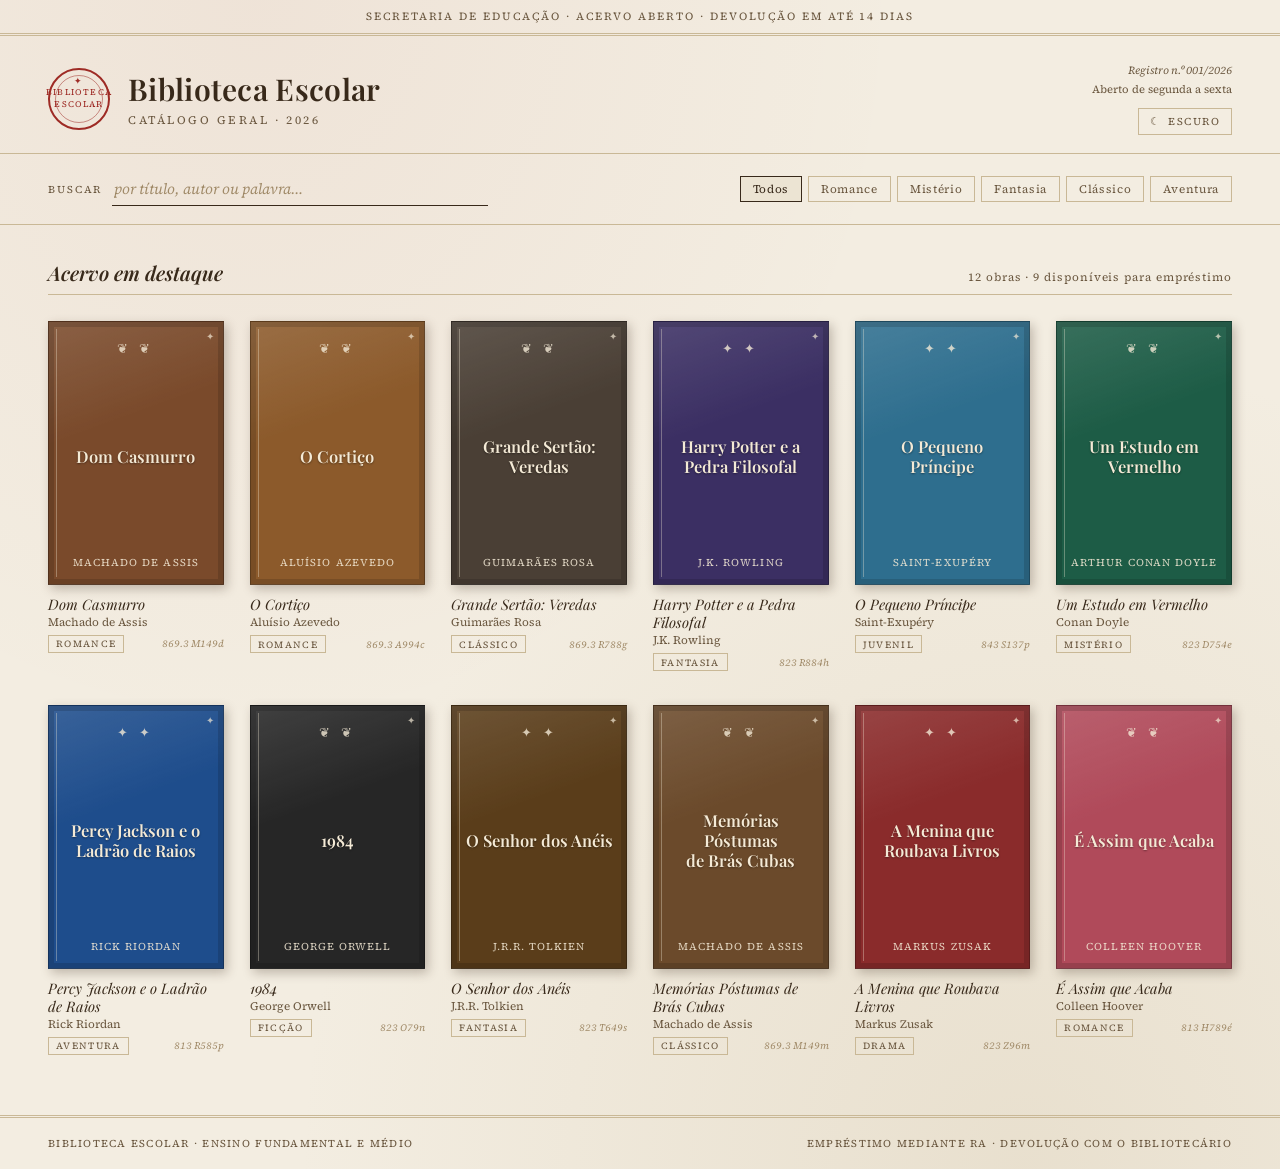
<file: prototipos/01-catalogo-classico.html>
<!DOCTYPE html>
<html lang="pt-BR">
<head>
<meta charset="UTF-8">
<meta name="viewport" content="width=device-width, initial-scale=1.0">
<title>Biblioteca Escolar — Catálogo Clássico</title>
<link rel="preconnect" href="https://fonts.googleapis.com">
<link href="https://fonts.googleapis.com/css2?family=Playfair+Display:ital,wght@0,400;0,600;0,700;1,400;1,600&family=Source+Serif+4:ital,opsz,wght@0,8..60,400;0,8..60,600;1,8..60,400&display=swap" rel="stylesheet">
<style>
  :root{
    --paper:#f3ede1;
    --paper-2:#ece4d3;
    --ink:#38291a;
    --ink-soft:#6b5840;
    --stamp:#9e2b25;
    --rule:#c9b896;
    --serif:'Playfair Display', Georgia, 'Times New Roman', serif;
    --body:'Source Serif 4', Georgia, serif;
  }
  *{margin:0;padding:0;box-sizing:border-box}
  body{
    background:
      radial-gradient(ellipse at 20% 0%, rgba(158,43,37,0.05), transparent 45%),
      radial-gradient(ellipse at 80% 100%, rgba(201,184,150,0.25), transparent 50%),
      var(--paper);
    color:var(--ink);
    font-family:var(--body);
    min-height:100vh;
    transition:background-color .3s ease, color .3s ease;
  }
  /* ===== top ribbon ===== */
  .ribbon{
    border-bottom:3px double var(--rule);
    font-size:11px;letter-spacing:.18em;text-transform:uppercase;
    color:var(--ink-soft);text-align:center;padding:9px 0;
    font-family:var(--body);
  }
  /* ===== header ===== */
  header{
    display:flex;align-items:center;justify-content:space-between;
    padding:26px 48px 18px;gap:24px;
    border-bottom:1px solid var(--rule);
  }
  .brand{display:flex;align-items:center;gap:18px}
  .stamp{
    width:62px;height:62px;border-radius:50%;
    border:2px solid var(--stamp);color:var(--stamp);
    display:flex;align-items:center;justify-content:center;
    text-align:center;font-size:8.5px;letter-spacing:.14em;line-height:1.35;
    text-transform:uppercase;position:relative;flex-shrink:0;
    font-family:var(--body);
  }
  .stamp::before{
    content:"✦";position:absolute;top:5px;font-size:9px;
  }
  .stamp::after{
    content:"";position:absolute;inset:5px;border:1px solid rgba(158,43,37,.5);border-radius:50%;
  }
  .brand h1{
    font-family:var(--serif);font-weight:600;font-size:30px;letter-spacing:.01em;
  }
  .brand .sub{
    font-size:11.5px;letter-spacing:.22em;text-transform:uppercase;color:var(--ink-soft);
    margin-top:3px;
  }
  .regno{
    text-align:right;font-size:11px;color:var(--ink-soft);line-height:1.7;font-style:italic;
  }
  /* ===== toolbar ===== */
  .toolbar{
    display:flex;align-items:center;justify-content:space-between;gap:20px;
    padding:18px 48px;border-bottom:1px solid var(--rule);
  }
  .search{display:flex;align-items:center;gap:10px;flex:1;max-width:440px}
  .search label{font-size:10.5px;letter-spacing:.18em;text-transform:uppercase;color:var(--ink-soft)}
  .search input{
    flex:1;background:transparent;border:none;border-bottom:1px solid var(--ink);
    padding:6px 2px;font-family:var(--body);font-size:15px;font-style:italic;color:var(--ink);
    outline:none;
  }
  .search input::placeholder{color:#a08a68}
  .genres{display:flex;gap:6px;flex-wrap:wrap;justify-content:flex-end}
  .genres button{
    font-family:var(--body);font-size:11.5px;letter-spacing:.06em;
    padding:4px 12px;background:transparent;border:1px solid var(--rule);
    color:var(--ink-soft);cursor:pointer;transition:all .18s;
  }
  .genres button:hover,.genres button.on{
    border-color:var(--ink);color:var(--ink);background:var(--paper-2);
  }
  /* ===== grid ===== */
  .catalog{padding:34px 48px 60px}
  .shelf-head{
    display:flex;align-items:baseline;justify-content:space-between;
    border-bottom:1px solid var(--rule);padding-bottom:8px;margin-bottom:26px;
  }
  .shelf-head h2{font-family:var(--serif);font-weight:600;font-size:20px;font-style:italic}
  .shelf-head span{font-size:11.5px;color:var(--ink-soft);letter-spacing:.08em}
  .grid{
    display:grid;grid-template-columns:repeat(auto-fill,minmax(172px,1fr));
    gap:34px 26px;
  }
  .book{position:relative}
  .cover{
    position:relative;aspect-ratio:2/3;
    background:
      linear-gradient(160deg, rgba(255,255,255,.12), transparent 38%),
      var(--c);
    border:1px solid rgba(0,0,0,.35);
    box-shadow:3px 4px 10px rgba(56,41,26,.28), inset 0 0 0 5px rgba(0,0,0,.14);
    display:flex;flex-direction:column;align-items:center;justify-content:space-between;
    padding:18px 12px 14px;text-align:center;color:#f4ead6;
    cursor:pointer;transition:transform .22s ease, box-shadow .22s ease;
  }
  .cover::before{
    content:"";position:absolute;left:7px;top:7px;bottom:7px;width:1px;
    background:rgba(244,234,214,.35);
  }
  .cover::after{
    content:"✦";position:absolute;top:8px;right:9px;font-size:10px;opacity:.7;
  }
  .cover .orn{font-size:13px;opacity:.8;letter-spacing:.3em}
  .cover .t{
    font-family:var(--serif);font-size:16.5px;line-height:1.22;font-weight:600;
    text-shadow:0 1px 2px rgba(0,0,0,.4);
  }
  .cover .a{font-size:10.5px;letter-spacing:.1em;text-transform:uppercase;opacity:.85}
  .book:hover .cover{
    transform:rotate(-1.6deg) translateY(-4px);
    box-shadow:5px 9px 18px rgba(56,41,26,.35), inset 0 0 0 5px rgba(0,0,0,.14);
  }
  .meta{padding-top:10px}
  .meta .t{font-family:var(--serif);font-size:14.5px;line-height:1.25;font-style:italic}
  .meta .a{font-size:11.5px;color:var(--ink-soft);margin-top:1px}
  .meta .row{display:flex;align-items:center;justify-content:space-between;margin-top:5px}
  .genre{
    font-size:9.5px;letter-spacing:.14em;text-transform:uppercase;
    border:1px solid var(--rule);color:var(--ink-soft);padding:1.5px 7px;
  }
  .callno{font-size:10px;color:#a08a68;font-style:italic}
  .avail{font-size:10px;color:#5d7a3c}
  .avail.no{color:var(--stamp)}
  /* ===== stamp detail (hover card) ===== */
  .book .card{
    position:absolute;left:50%;bottom:calc(100% - 8px);transform:translate(-50%,6px);
    width:220px;background:var(--paper);border:1px solid var(--ink);
    padding:14px 16px;opacity:0;pointer-events:none;transition:all .2s ease;
    z-index:10;box-shadow:6px 8px 0 rgba(56,41,26,.12);
    font-size:12px;line-height:1.5;
  }
  .book:hover .card{opacity:1;transform:translate(-50%,0)}
  .book .card::after{
    content:"BIBLIOTECA ESCOLAR";display:block;margin-top:10px;text-align:center;
    border:1px solid var(--stamp);color:var(--stamp);font-size:8.5px;
    letter-spacing:.2em;padding:3px 0;transform:rotate(-1.2deg);
  }
  .book .card .ct{font-family:var(--serif);font-style:italic;font-size:14px;border-bottom:1px solid var(--rule);padding-bottom:5px;margin-bottom:6px}
  .book .card .l{display:flex;justify-content:space-between;font-size:11px}
  .book .card .l b{font-weight:600}
  .book .card .act{
    display:block;margin-top:8px;text-align:center;font-family:var(--body);
    border:1px solid var(--ink);padding:5px 0;font-size:12px;letter-spacing:.06em;
    color:var(--ink);text-decoration:none;cursor:pointer;background:transparent;
    transition:background .15s, color .15s;
  }
  .book .card .act:hover{background:var(--ink);color:var(--paper)}
  .theme-toggle{
    display:inline-flex;align-items:center;gap:7px;
    background:transparent;border:1px solid var(--rule);color:var(--ink-soft);
    font-family:var(--body);font-size:10.5px;letter-spacing:.14em;text-transform:uppercase;
    font-style:normal;padding:5px 11px;cursor:pointer;margin-top:9px;transition:all .18s;
  }
  .theme-toggle:hover{border-color:var(--ink);color:var(--ink)}
  /* ===== dark mode ===== */
  :root[data-theme="dark"]{
    --paper:#201a13;
    --paper-2:#2b2217;
    --ink:#e9dcc2;
    --ink-soft:#ab9370;
    --stamp:#d8504a;
    --rule:#4c3b26;
  }
  :root[data-theme="dark"] body{
    background:
      radial-gradient(ellipse at 20% 0%, rgba(216,80,74,.07), transparent 45%),
      radial-gradient(ellipse at 80% 100%, rgba(76,59,38,.5), transparent 55%),
      var(--paper);
  }
  :root[data-theme="dark"] .cover{
    box-shadow:4px 5px 14px rgba(0,0,0,.55), inset 0 0 0 5px rgba(0,0,0,.2);
  }
  :root[data-theme="dark"] .book:hover .cover{
    box-shadow:6px 11px 22px rgba(0,0,0,.6), inset 0 0 0 5px rgba(0,0,0,.2);
  }
  :root[data-theme="dark"] .search input::placeholder{color:#6f5c41}
  :root[data-theme="dark"] .book .card{box-shadow:6px 8px 0 rgba(0,0,0,.3)}
  :root[data-theme="dark"] .callno{color:#7d6a4c}
  :root[data-theme="dark"] .genres button.on{background:var(--paper-2)}
  footer{
    border-top:3px double var(--rule);padding:18px 48px;display:flex;
    justify-content:space-between;font-size:10.5px;letter-spacing:.12em;
    text-transform:uppercase;color:var(--ink-soft);
  }
</style>
</head>
<body>

<div class="ribbon">Secretaria de Educação · Acervo aberto · Devolução em até 14 dias</div>

<header>
  <div class="brand">
    <div class="stamp">Biblioteca<br>Escolar</div>
    <div>
      <h1>Biblioteca Escolar</h1>
      <div class="sub">Catálogo Geral · 2026</div>
    </div>
  </div>
  <div class="regno">
    Registro n.º 001/2026<br>
    <span style="font-style:normal">Aberto de segunda a sexta</span><br>
    <button class="theme-toggle" id="themeToggle" aria-label="Alternar modo claro/escuro"><span id="themeIcon">☾</span> <span id="themeLabel">Escuro</span></button>
  </div>
</header>

<div class="toolbar">
  <div class="search">
    <label for="q">Buscar</label>
    <input id="q" type="text" placeholder="por título, autor ou palavra…">
  </div>
  <div class="genres">
    <button class="on">Todos</button>
    <button>Romance</button>
    <button>Mistério</button>
    <button>Fantasia</button>
    <button>Clássico</button>
    <button>Aventura</button>
  </div>
</div>

<div class="catalog">
  <div class="shelf-head">
    <h2>Acervo em destaque</h2>
    <span>12 obras · 9 disponíveis para empréstimo</span>
  </div>
  <div class="grid">

    <div class="book">
      <div class="card">
        <div class="ct">Dom Casmurro</div>
        <div class="l"><span>Autor</span><b>Machado de Assis</b></div>
        <div class="l"><span>Gênero</span><b>Romance</b></div>
        <div class="l"><span>Ano</span><b>1899</b></div>
        <div class="l"><span>Exemplares</span><b>3 disponíveis</b></div>
        <button class="act">Solicitar empréstimo</button>
      </div>
      <div class="cover" style="--c:#7a4a2b">
        <div class="orn">❦ ❦</div>
        <div class="t">Dom Casmurro</div>
        <div class="a">Machado de Assis</div>
      </div>
      <div class="meta">
        <div class="t">Dom Casmurro</div>
        <div class="a">Machado de Assis</div>
        <div class="row"><span class="genre">Romance</span><span class="callno">869.3 M149d</span></div>
      </div>
    </div>

    <div class="book">
      <div class="card">
        <div class="ct">O Cortiço</div>
        <div class="l"><span>Autor</span><b>Aluísio Azevedo</b></div>
        <div class="l"><span>Gênero</span><b>Romance</b></div>
        <div class="l"><span>Ano</span><b>1890</b></div>
        <div class="l"><span>Exemplares</span><b>2 disponíveis</b></div>
        <button class="act">Solicitar empréstimo</button>
      </div>
      <div class="cover" style="--c:#8c5a2b">
        <div class="orn">❦ ❦</div>
        <div class="t">O Cortiço</div>
        <div class="a">Aluísio Azevedo</div>
      </div>
      <div class="meta">
        <div class="t">O Cortiço</div>
        <div class="a">Aluísio Azevedo</div>
        <div class="row"><span class="genre">Romance</span><span class="callno">869.3 A994c</span></div>
      </div>
    </div>

    <div class="book">
      <div class="card">
        <div class="ct">Grande Sertão: Veredas</div>
        <div class="l"><span>Autor</span><b>Guimarães Rosa</b></div>
        <div class="l"><span>Gênero</span><b>Clássico</b></div>
        <div class="l"><span>Ano</span><b>1956</b></div>
        <div class="l"><span>Exemplares</span><b>1 disponível</b></div>
        <button class="act">Solicitar empréstimo</button>
      </div>
      <div class="cover" style="--c:#4a3f35">
        <div class="orn">❦ ❦</div>
        <div class="t">Grande Sertão:<br>Veredas</div>
        <div class="a">Guimarães Rosa</div>
      </div>
      <div class="meta">
        <div class="t">Grande Sertão: Veredas</div>
        <div class="a">Guimarães Rosa</div>
        <div class="row"><span class="genre">Clássico</span><span class="callno">869.3 R788g</span></div>
      </div>
    </div>

    <div class="book">
      <div class="card">
        <div class="ct">Harry Potter e a Pedra Filosofal</div>
        <div class="l"><span>Autor</span><b>J.K. Rowling</b></div>
        <div class="l"><span>Gênero</span><b>Fantasia</b></div>
        <div class="l"><span>Ano</span><b>1997</b></div>
        <div class="l"><span>Exemplares</span><b>4 disponíveis</b></div>
        <button class="act">Solicitar empréstimo</button>
      </div>
      <div class="cover" style="--c:#3b2f63">
        <div class="orn">✦ ✦</div>
        <div class="t">Harry Potter e a Pedra Filosofal</div>
        <div class="a">J.K. Rowling</div>
      </div>
      <div class="meta">
        <div class="t">Harry Potter e a Pedra Filosofal</div>
        <div class="a">J.K. Rowling</div>
        <div class="row"><span class="genre">Fantasia</span><span class="callno">823 R884h</span></div>
      </div>
    </div>

    <div class="book">
      <div class="card">
        <div class="ct">O Pequeno Príncipe</div>
        <div class="l"><span>Autor</span><b>Antoine de Saint-Exupéry</b></div>
        <div class="l"><span>Gênero</span><b>Infantojuvenil</b></div>
        <div class="l"><span>Ano</span><b>1943</b></div>
        <div class="l"><span>Exemplares</span><b>5 disponíveis</b></div>
        <button class="act">Solicitar empréstimo</button>
      </div>
      <div class="cover" style="--c:#2e6e8e">
        <div class="orn">✦ ✦</div>
        <div class="t">O Pequeno Príncipe</div>
        <div class="a">Saint-Exupéry</div>
      </div>
      <div class="meta">
        <div class="t">O Pequeno Príncipe</div>
        <div class="a">Saint-Exupéry</div>
        <div class="row"><span class="genre">Juvenil</span><span class="callno">843 S137p</span></div>
      </div>
    </div>

    <div class="book">
      <div class="card">
        <div class="ct">Um Estudo em Vermelho</div>
        <div class="l"><span>Autor</span><b>Arthur Conan Doyle</b></div>
        <div class="l"><span>Gênero</span><b>Mistério</b></div>
        <div class="l"><span>Ano</span><b>1887</b></div>
        <div class="l"><span>Exemplares</span><b>2 disponíveis</b></div>
        <button class="act">Solicitar empréstimo</button>
      </div>
      <div class="cover" style="--c:#1d5c46">
        <div class="orn">❦ ❦</div>
        <div class="t">Um Estudo em Vermelho</div>
        <div class="a">Arthur Conan Doyle</div>
      </div>
      <div class="meta">
        <div class="t">Um Estudo em Vermelho</div>
        <div class="a">Conan Doyle</div>
        <div class="row"><span class="genre">Mistério</span><span class="callno">823 D754e</span></div>
      </div>
    </div>

    <div class="book">
      <div class="card">
        <div class="ct">Percy Jackson e o Ladrão de Raios</div>
        <div class="l"><span>Autor</span><b>Rick Riordan</b></div>
        <div class="l"><span>Gênero</span><b>Aventura</b></div>
        <div class="l"><span>Ano</span><b>2005</b></div>
        <div class="l"><span>Exemplares</span><b>3 disponíveis</b></div>
        <button class="act">Solicitar empréstimo</button>
      </div>
      <div class="cover" style="--c:#1e4d8c">
        <div class="orn">✦ ✦</div>
        <div class="t">Percy Jackson e o Ladrão de Raios</div>
        <div class="a">Rick Riordan</div>
      </div>
      <div class="meta">
        <div class="t">Percy Jackson e o Ladrão de Raios</div>
        <div class="a">Rick Riordan</div>
        <div class="row"><span class="genre">Aventura</span><span class="callno">813 R585p</span></div>
      </div>
    </div>

    <div class="book">
      <div class="card">
        <div class="ct">1984</div>
        <div class="l"><span>Autor</span><b>George Orwell</b></div>
        <div class="l"><span>Gênero</span><b>Ficção</b></div>
        <div class="l"><span>Ano</span><b>1949</b></div>
        <div class="l"><span>Exemplares</span><b>0 disponíveis</b></div>
        <button class="act" disabled style="opacity:.45;cursor:default">Emprestado</button>
      </div>
      <div class="cover" style="--c:#262626">
        <div class="orn">❦ ❦</div>
        <div class="t">1984</div>
        <div class="a">George Orwell</div>
      </div>
      <div class="meta">
        <div class="t">1984</div>
        <div class="a">George Orwell</div>
        <div class="row"><span class="genre">Ficção</span><span class="callno">823 O79n</span></div>
      </div>
    </div>

    <div class="book">
      <div class="card">
        <div class="ct">O Senhor dos Anéis</div>
        <div class="l"><span>Autor</span><b>J.R.R. Tolkien</b></div>
        <div class="l"><span>Gênero</span><b>Fantasia</b></div>
        <div class="l"><span>Ano</span><b>1954</b></div>
        <div class="l"><span>Exemplares</span><b>1 disponível</b></div>
        <button class="act">Solicitar empréstimo</button>
      </div>
      <div class="cover" style="--c:#5a3d1a">
        <div class="orn">✦ ✦</div>
        <div class="t">O Senhor dos Anéis</div>
        <div class="a">J.R.R. Tolkien</div>
      </div>
      <div class="meta">
        <div class="t">O Senhor dos Anéis</div>
        <div class="a">J.R.R. Tolkien</div>
        <div class="row"><span class="genre">Fantasia</span><span class="callno">823 T649s</span></div>
      </div>
    </div>

    <div class="book">
      <div class="card">
        <div class="ct">Memórias Póstumas de Brás Cubas</div>
        <div class="l"><span>Autor</span><b>Machado de Assis</b></div>
        <div class="l"><span>Gênero</span><b>Clássico</b></div>
        <div class="l"><span>Ano</span><b>1881</b></div>
        <div class="l"><span>Exemplares</span><b>2 disponíveis</b></div>
        <button class="act">Solicitar empréstimo</button>
      </div>
      <div class="cover" style="--c:#6b4a2b">
        <div class="orn">❦ ❦</div>
        <div class="t">Memórias Póstumas<br>de Brás Cubas</div>
        <div class="a">Machado de Assis</div>
      </div>
      <div class="meta">
        <div class="t">Memórias Póstumas de Brás Cubas</div>
        <div class="a">Machado de Assis</div>
        <div class="row"><span class="genre">Clássico</span><span class="callno">869.3 M149m</span></div>
      </div>
    </div>

    <div class="book">
      <div class="card">
        <div class="ct">A Menina que Roubava Livros</div>
        <div class="l"><span>Autor</span><b>Markus Zusak</b></div>
        <div class="l"><span>Gênero</span><b>Drama</b></div>
        <div class="l"><span>Ano</span><b>2005</b></div>
        <div class="l"><span>Exemplares</span><b>2 disponíveis</b></div>
        <button class="act">Solicitar empréstimo</button>
      </div>
      <div class="cover" style="--c:#8a2b2b">
        <div class="orn">✦ ✦</div>
        <div class="t">A Menina que Roubava Livros</div>
        <div class="a">Markus Zusak</div>
      </div>
      <div class="meta">
        <div class="t">A Menina que Roubava Livros</div>
        <div class="a">Markus Zusak</div>
        <div class="row"><span class="genre">Drama</span><span class="callno">823 Z96m</span></div>
      </div>
    </div>

    <div class="book">
      <div class="card">
        <div class="ct">É Assim que Acaba</div>
        <div class="l"><span>Autor</span><b>Colleen Hoover</b></div>
        <div class="l"><span>Gênero</span><b>Romance</b></div>
        <div class="l"><span>Ano</span><b>2016</b></div>
        <div class="l"><span>Exemplares</span><b>2 disponíveis</b></div>
        <button class="act">Solicitar empréstimo</button>
      </div>
      <div class="cover" style="--c:#b04a5a">
        <div class="orn">❦ ❦</div>
        <div class="t">É Assim que Acaba</div>
        <div class="a">Colleen Hoover</div>
      </div>
      <div class="meta">
        <div class="t">É Assim que Acaba</div>
        <div class="a">Colleen Hoover</div>
        <div class="row"><span class="genre">Romance</span><span class="callno">813 H789é</span></div>
      </div>
    </div>

  </div>
</div>

<footer>
  <span>Biblioteca Escolar · Ensino Fundamental e Médio</span>
  <span>Empréstimo mediante RA · Devolução com o bibliotecário</span>
</footer>

<script>
(function(){
  var root = document.documentElement;
  var saved = null;
  try { saved = localStorage.getItem("biblio_tema"); } catch(e) {}
  var preferDark = window.matchMedia && window.matchMedia("(prefers-color-scheme: dark)").matches;
  var theme = saved || (preferDark ? "dark" : "light");
  root.setAttribute("data-theme", theme);

  var btn = document.getElementById("themeToggle");
  var icon = document.getElementById("themeIcon");
  var label = document.getElementById("themeLabel");

  function paint(t){
    root.setAttribute("data-theme", t);
    if (t === "dark") { icon.textContent = "☀"; label.textContent = "Claro"; }
    else { icon.textContent = "☾"; label.textContent = "Escuro"; }
  }
  paint(theme);

  btn.addEventListener("click", function(){
    var next = root.getAttribute("data-theme") === "dark" ? "light" : "dark";
    try { localStorage.setItem("biblio_tema", next); } catch(e) {}
    paint(next);
  });
})();
</script>

</body>
</html>
</file>
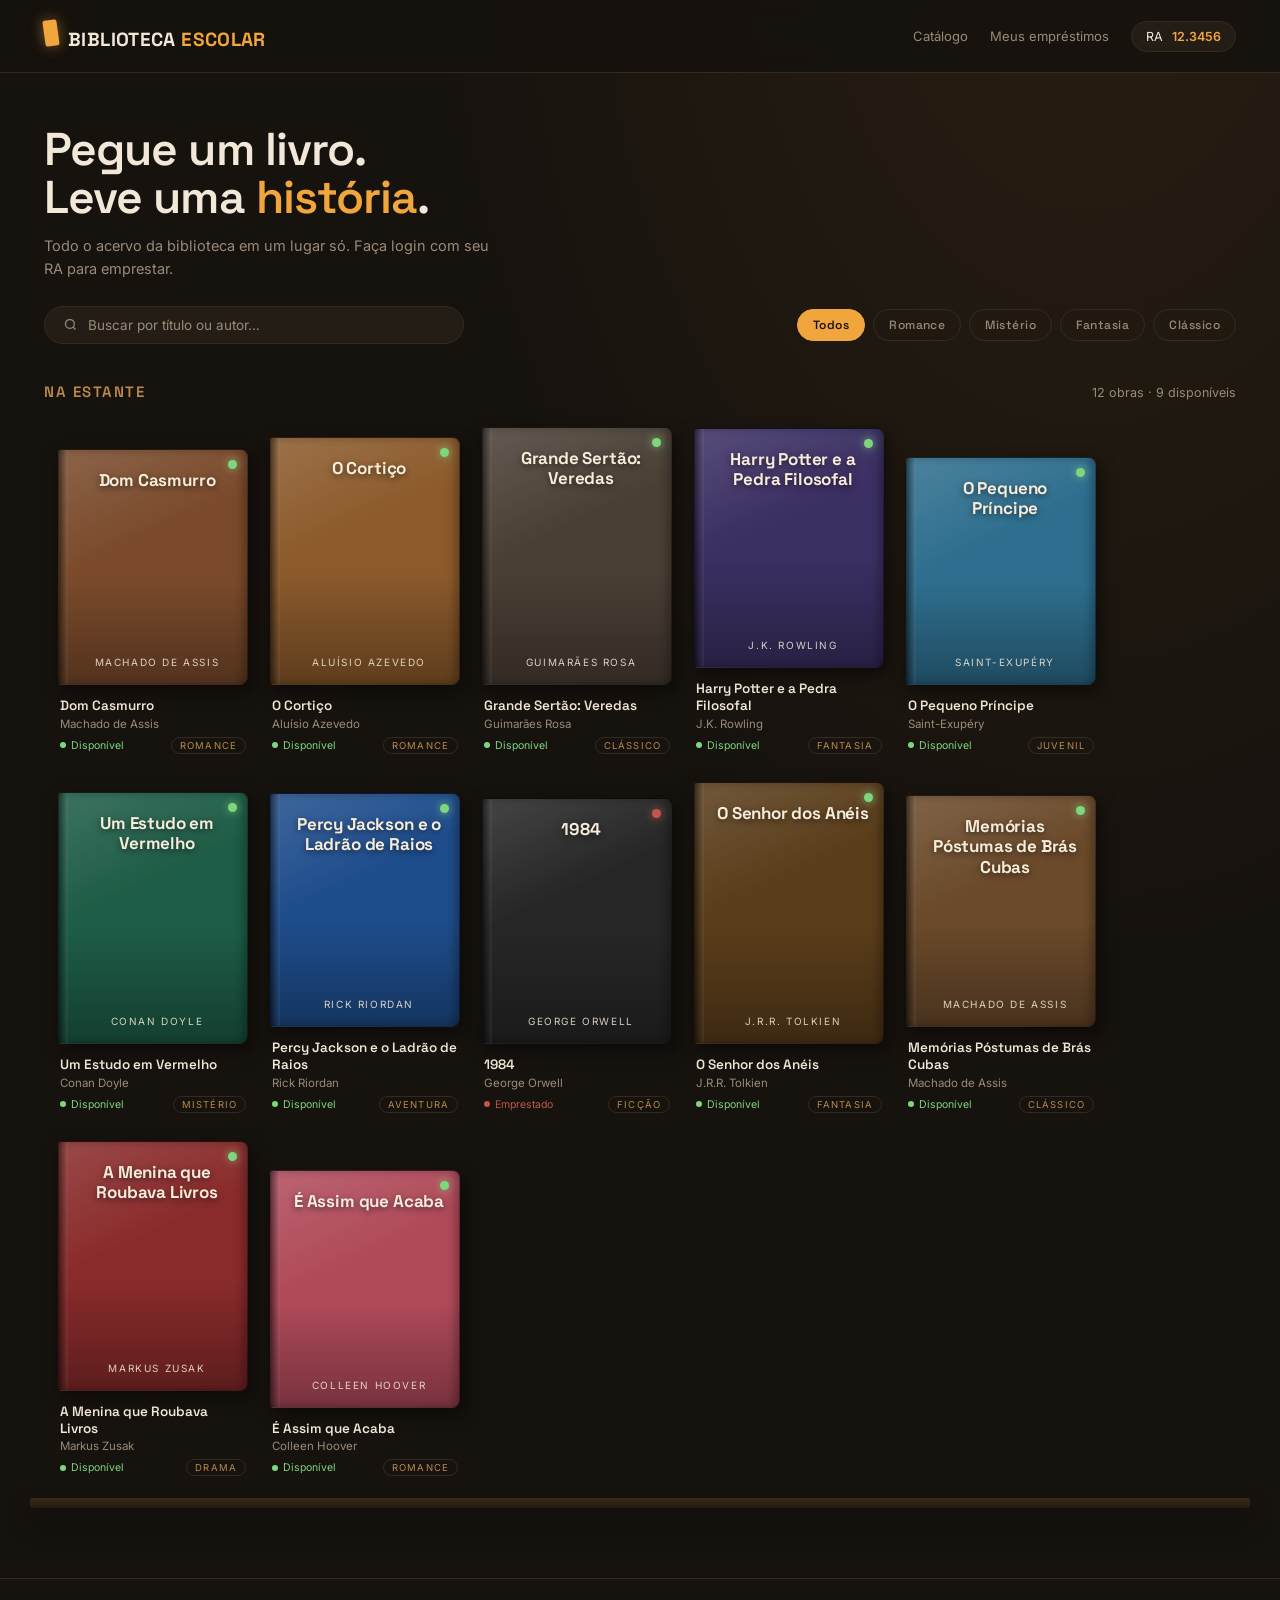
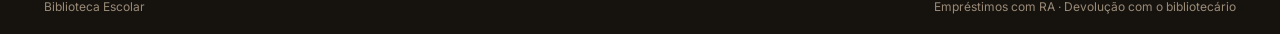
<file: prototipos/02-estante-moderna.html>
<!DOCTYPE html>
<html lang="pt-BR">
<head>
<meta charset="UTF-8">
<meta name="viewport" content="width=device-width, initial-scale=1.0">
<title>Biblioteca Escolar — Estante</title>
<link rel="preconnect" href="https://fonts.googleapis.com">
<link href="https://fonts.googleapis.com/css2?family=Space+Grotesk:wght@400;500;600;700&family=Inter:wght@400;500;600&display=swap" rel="stylesheet">
<style>
  :root{
    --bg:#16120e;
    --bg-2:#1e1914;
    --panel:#241d16;
    --amber:#f0a63c;
    --amber-dim:#b98a4a;
    --cream:#f2e8d8;
    --muted:#9a8b78;
    --line:#342a1f;
    --sans:'Space Grotesk', system-ui, sans-serif;
    --body:'Inter', system-ui, sans-serif;
  }
  *{margin:0;padding:0;box-sizing:border-box}
  body{
    background:
      radial-gradient(ellipse at 85% -10%, rgba(240,166,60,.09), transparent 45%),
      var(--bg);
    color:var(--cream);
    font-family:var(--body);
    min-height:100vh;
  }
  /* ===== nav ===== */
  nav{
    display:flex;align-items:center;justify-content:space-between;
    padding:20px 44px;border-bottom:1px solid var(--line);
    position:sticky;top:0;background:rgba(22,18,14,.92);backdrop-filter:blur(8px);z-index:50;
  }
  .logo{display:flex;align-items:baseline;gap:10px}
  .logo .mark{
    width:14px;height:26px;background:var(--amber);transform:rotate(-8deg);
    border-radius:2px;box-shadow:0 0 14px rgba(240,166,60,.5);
  }
  .logo .name{font-family:var(--sans);font-weight:700;font-size:19px;letter-spacing:.02em}
  .logo .name em{font-style:normal;color:var(--amber)}
  nav .right{display:flex;align-items:center;gap:22px;font-size:13px;color:var(--muted)}
  nav .right .user{
    display:flex;align-items:center;gap:9px;
    border:1px solid var(--line);padding:7px 14px;border-radius:999px;
    color:var(--cream);background:var(--panel);font-size:12.5px;
  }
  nav .right .user b{color:var(--amber);font-weight:600}
  /* ===== hero ===== */
  .hero{padding:52px 44px 0}
  .hero h1{
    font-family:var(--sans);font-weight:600;font-size:clamp(30px,4vw,46px);
    letter-spacing:-.02em;line-height:1.05;max-width:640px;
  }
  .hero h1 em{font-style:normal;color:var(--amber)}
  .hero p{margin-top:12px;color:var(--muted);font-size:14.5px;max-width:460px;line-height:1.6}
  /* ===== toolbar ===== */
  .toolbar{
    display:flex;align-items:center;justify-content:space-between;gap:20px;
    padding:26px 44px 0;flex-wrap:wrap;
  }
  .search{
    display:flex;align-items:center;gap:10px;flex:1;max-width:420px;
    background:var(--panel);border:1px solid var(--line);border-radius:999px;
    padding:10px 18px;
  }
  .search svg{width:15px;height:15px;stroke:var(--muted);fill:none;stroke-width:2}
  .search input{
    flex:1;background:none;border:none;outline:none;color:var(--cream);
    font-family:var(--body);font-size:13.5px;
  }
  .search input::placeholder{color:var(--muted)}
  .genres{display:flex;gap:8px}
  .genres button{
    font-family:var(--sans);font-size:12px;font-weight:500;letter-spacing:.04em;
    background:transparent;border:1px solid var(--line);color:var(--muted);
    padding:7px 15px;border-radius:999px;cursor:pointer;transition:all .16s;
  }
  .genres button:hover{color:var(--cream);border-color:var(--amber-dim)}
  .genres button.on{background:var(--amber);border-color:var(--amber);color:#1a120a;font-weight:600}
  /* ===== shelf ===== */
  .shelf{padding:38px 44px 70px;position:relative}
  .shelf-head{display:flex;align-items:baseline;justify-content:space-between;margin-bottom:26px}
  .shelf-head h2{font-family:var(--sans);font-size:15px;font-weight:600;letter-spacing:.1em;text-transform:uppercase;color:var(--amber-dim)}
  .shelf-head span{font-size:12.5px;color:var(--muted)}
  .grid{
    display:flex;align-items:flex-end;gap:22px;flex-wrap:wrap;
    padding:0 14px 26px;position:relative;
  }
  /* prateleira de madeira */
  .grid::after{
    content:"";position:absolute;left:-14px;right:-14px;bottom:0;height:10px;
    background:linear-gradient(180deg,#3a2c1c,#241a10);
    border-radius:3px;
    box-shadow:0 14px 24px rgba(0,0,0,.45);
  }
  .book{
    width:calc((100% - 88px)/5);min-width:150px;max-width:190px;
    display:flex;flex-direction:column;position:relative;
  }
  .cover{
    --h:248px;
    position:relative;height:var(--h);
    background:
      linear-gradient(155deg, rgba(255,255,255,.14), transparent 40%),
      linear-gradient(0deg, rgba(0,0,0,.32), transparent 45%),
      var(--c);
    border-radius:3px 8px 8px 3px;
    border:1px solid rgba(0,0,0,.5);
    box-shadow:4px 6px 16px rgba(0,0,0,.5), inset -4px 0 8px rgba(0,0,0,.28);
    display:flex;flex-direction:column;align-items:center;justify-content:space-between;
    padding:20px 14px 16px;text-align:center;color:#f6ecd9;
    cursor:pointer;
    transition:transform .22s cubic-bezier(.2,.8,.3,1), box-shadow .22s;
    position:relative;
  }
  .cover::before{ /* lombada */
    content:"";position:absolute;left:0;top:0;bottom:0;width:9px;
    background:linear-gradient(90deg, rgba(0,0,0,.45), rgba(255,255,255,.06));
  }
  .cover .t{
    font-family:var(--sans);font-weight:700;font-size:17px;line-height:1.2;
    letter-spacing:-.01em;text-shadow:0 2px 6px rgba(0,0,0,.55);
    padding-left:8px;
  }
  .cover .a{font-size:10px;letter-spacing:.16em;text-transform:uppercase;opacity:.85;padding-left:8px}
  .cover .status{
    position:absolute;top:10px;right:10px;width:9px;height:9px;border-radius:50%;
    background:#7ed67e;box-shadow:0 0 8px rgba(126,214,126,.8);
  }
  .cover .status.off{background:#c0564e;box-shadow:0 0 8px rgba(192,86,78,.8)}
  .book:hover .cover{
    transform:translateY(-10px);
    box-shadow:0 20px 34px rgba(0,0,0,.6), inset -4px 0 8px rgba(0,0,0,.28);
  }
  .book:hover .cover::after{
    content:"";position:absolute;inset:0;border-radius:inherit;
    box-shadow:inset 0 0 0 1px rgba(240,166,60,.55), inset 0 0 22px rgba(240,166,60,.14);
  }
  .meta{padding:13px 2px 6px}
  .meta .t{font-family:var(--sans);font-weight:600;font-size:13.5px;line-height:1.25}
  .meta .a{font-size:11.5px;color:var(--muted);margin-top:2px}
  .meta .row{display:flex;align-items:center;gap:8px;margin-top:6px}
  .meta .avail{font-size:10.5px;color:#7ed67e;display:flex;align-items:center;gap:5px}
  .meta .avail::before{content:"";width:6px;height:6px;border-radius:50%;background:#7ed67e}
  .meta .avail.off{color:#c0564e}
  .meta .avail.off::before{background:#c0564e}
  .meta .genre{
    font-size:9.5px;letter-spacing:.12em;text-transform:uppercase;color:var(--amber-dim);
    border:1px solid var(--line);padding:2px 8px;border-radius:999px;margin-left:auto;
  }
  footer{
    border-top:1px solid var(--line);padding:20px 44px;
    display:flex;justify-content:space-between;font-size:12px;color:var(--muted);
  }
</style>
</head>
<body>

<nav>
  <div class="logo">
    <div class="mark"></div>
    <div class="name">BIBLIOTECA <em>ESCOLAR</em></div>
  </div>
  <div class="right">
    <span>Catálogo</span>
    <span>Meus empréstimos</span>
    <div class="user">RA <b>12.3456</b></div>
  </div>
</nav>

<div class="hero">
  <h1>Pegue um livro.<br>Leve uma <em>história</em>.</h1>
  <p>Todo o acervo da biblioteca em um lugar só. Faça login com seu RA para emprestar.</p>
</div>

<div class="toolbar">
  <div class="search">
    <svg viewBox="0 0 24 24"><circle cx="11" cy="11" r="7"/><path d="m20 20-3.5-3.5"/></svg>
    <input placeholder="Buscar por título ou autor…">
  </div>
  <div class="genres">
    <button class="on">Todos</button>
    <button>Romance</button>
    <button>Mistério</button>
    <button>Fantasia</button>
    <button>Clássico</button>
  </div>
</div>

<div class="shelf">
  <div class="shelf-head">
    <h2>Na estante</h2>
    <span>12 obras · 9 disponíveis</span>
  </div>
  <div class="grid">

    <div class="book">
      <div class="cover" style="--c:#7a4a2b;--h:236px">
        <div class="status"></div>
        <div class="t">Dom Casmurro</div>
        <div class="a">Machado de Assis</div>
      </div>
      <div class="meta">
        <div class="t">Dom Casmurro</div>
        <div class="a">Machado de Assis</div>
        <div class="row"><span class="avail">Disponível</span><span class="genre">Romance</span></div>
      </div>
    </div>

    <div class="book">
      <div class="cover" style="--c:#8c5a2b;--h:248px">
        <div class="status"></div>
        <div class="t">O Cortiço</div>
        <div class="a">Aluísio Azevedo</div>
      </div>
      <div class="meta">
        <div class="t">O Cortiço</div>
        <div class="a">Aluísio Azevedo</div>
        <div class="row"><span class="avail">Disponível</span><span class="genre">Romance</span></div>
      </div>
    </div>

    <div class="book">
      <div class="cover" style="--c:#4a3f35;--h:258px">
        <div class="status"></div>
        <div class="t">Grande Sertão: Veredas</div>
        <div class="a">Guimarães Rosa</div>
      </div>
      <div class="meta">
        <div class="t">Grande Sertão: Veredas</div>
        <div class="a">Guimarães Rosa</div>
        <div class="row"><span class="avail">Disponível</span><span class="genre">Clássico</span></div>
      </div>
    </div>

    <div class="book">
      <div class="cover" style="--c:#3b2f63;--h:240px">
        <div class="status"></div>
        <div class="t">Harry Potter e a Pedra Filosofal</div>
        <div class="a">J.K. Rowling</div>
      </div>
      <div class="meta">
        <div class="t">Harry Potter e a Pedra Filosofal</div>
        <div class="a">J.K. Rowling</div>
        <div class="row"><span class="avail">Disponível</span><span class="genre">Fantasia</span></div>
      </div>
    </div>

    <div class="book">
      <div class="cover" style="--c:#2e6e8e;--h:228px">
        <div class="status"></div>
        <div class="t">O Pequeno Príncipe</div>
        <div class="a">Saint-Exupéry</div>
      </div>
      <div class="meta">
        <div class="t">O Pequeno Príncipe</div>
        <div class="a">Saint-Exupéry</div>
        <div class="row"><span class="avail">Disponível</span><span class="genre">Juvenil</span></div>
      </div>
    </div>

    <div class="book">
      <div class="cover" style="--c:#1d5c46;--h:252px">
        <div class="status"></div>
        <div class="t">Um Estudo em Vermelho</div>
        <div class="a">Conan Doyle</div>
      </div>
      <div class="meta">
        <div class="t">Um Estudo em Vermelho</div>
        <div class="a">Conan Doyle</div>
        <div class="row"><span class="avail">Disponível</span><span class="genre">Mistério</span></div>
      </div>
    </div>

    <div class="book">
      <div class="cover" style="--c:#1e4d8c;--h:234px">
        <div class="status"></div>
        <div class="t">Percy Jackson e o Ladrão de Raios</div>
        <div class="a">Rick Riordan</div>
      </div>
      <div class="meta">
        <div class="t">Percy Jackson e o Ladrão de Raios</div>
        <div class="a">Rick Riordan</div>
        <div class="row"><span class="avail">Disponível</span><span class="genre">Aventura</span></div>
      </div>
    </div>

    <div class="book">
      <div class="cover" style="--c:#262626;--h:246px">
        <div class="status off"></div>
        <div class="t">1984</div>
        <div class="a">George Orwell</div>
      </div>
      <div class="meta">
        <div class="t">1984</div>
        <div class="a">George Orwell</div>
        <div class="row"><span class="avail off">Emprestado</span><span class="genre">Ficção</span></div>
      </div>
    </div>

    <div class="book">
      <div class="cover" style="--c:#5a3d1a;--h:262px">
        <div class="status"></div>
        <div class="t">O Senhor dos Anéis</div>
        <div class="a">J.R.R. Tolkien</div>
      </div>
      <div class="meta">
        <div class="t">O Senhor dos Anéis</div>
        <div class="a">J.R.R. Tolkien</div>
        <div class="row"><span class="avail">Disponível</span><span class="genre">Fantasia</span></div>
      </div>
    </div>

    <div class="book">
      <div class="cover" style="--c:#6b4a2b;--h:232px">
        <div class="status"></div>
        <div class="t">Memórias Póstumas de Brás Cubas</div>
        <div class="a">Machado de Assis</div>
      </div>
      <div class="meta">
        <div class="t">Memórias Póstumas de Brás Cubas</div>
        <div class="a">Machado de Assis</div>
        <div class="row"><span class="avail">Disponível</span><span class="genre">Clássico</span></div>
      </div>
    </div>

    <div class="book">
      <div class="cover" style="--c:#8a2b2b;--h:250px">
        <div class="status"></div>
        <div class="t">A Menina que Roubava Livros</div>
        <div class="a">Markus Zusak</div>
      </div>
      <div class="meta">
        <div class="t">A Menina que Roubava Livros</div>
        <div class="a">Markus Zusak</div>
        <div class="row"><span class="avail">Disponível</span><span class="genre">Drama</span></div>
      </div>
    </div>

    <div class="book">
      <div class="cover" style="--c:#b04a5a;--h:238px">
        <div class="status"></div>
        <div class="t">É Assim que Acaba</div>
        <div class="a">Colleen Hoover</div>
      </div>
      <div class="meta">
        <div class="t">É Assim que Acaba</div>
        <div class="a">Colleen Hoover</div>
        <div class="row"><span class="avail">Disponível</span><span class="genre">Romance</span></div>
      </div>
    </div>

  </div>
</div>

<footer>
  <span>Biblioteca Escolar</span>
  <span>Empréstimos com RA · Devolução com o bibliotecário</span>
</footer>

</body>
</html>
</file>
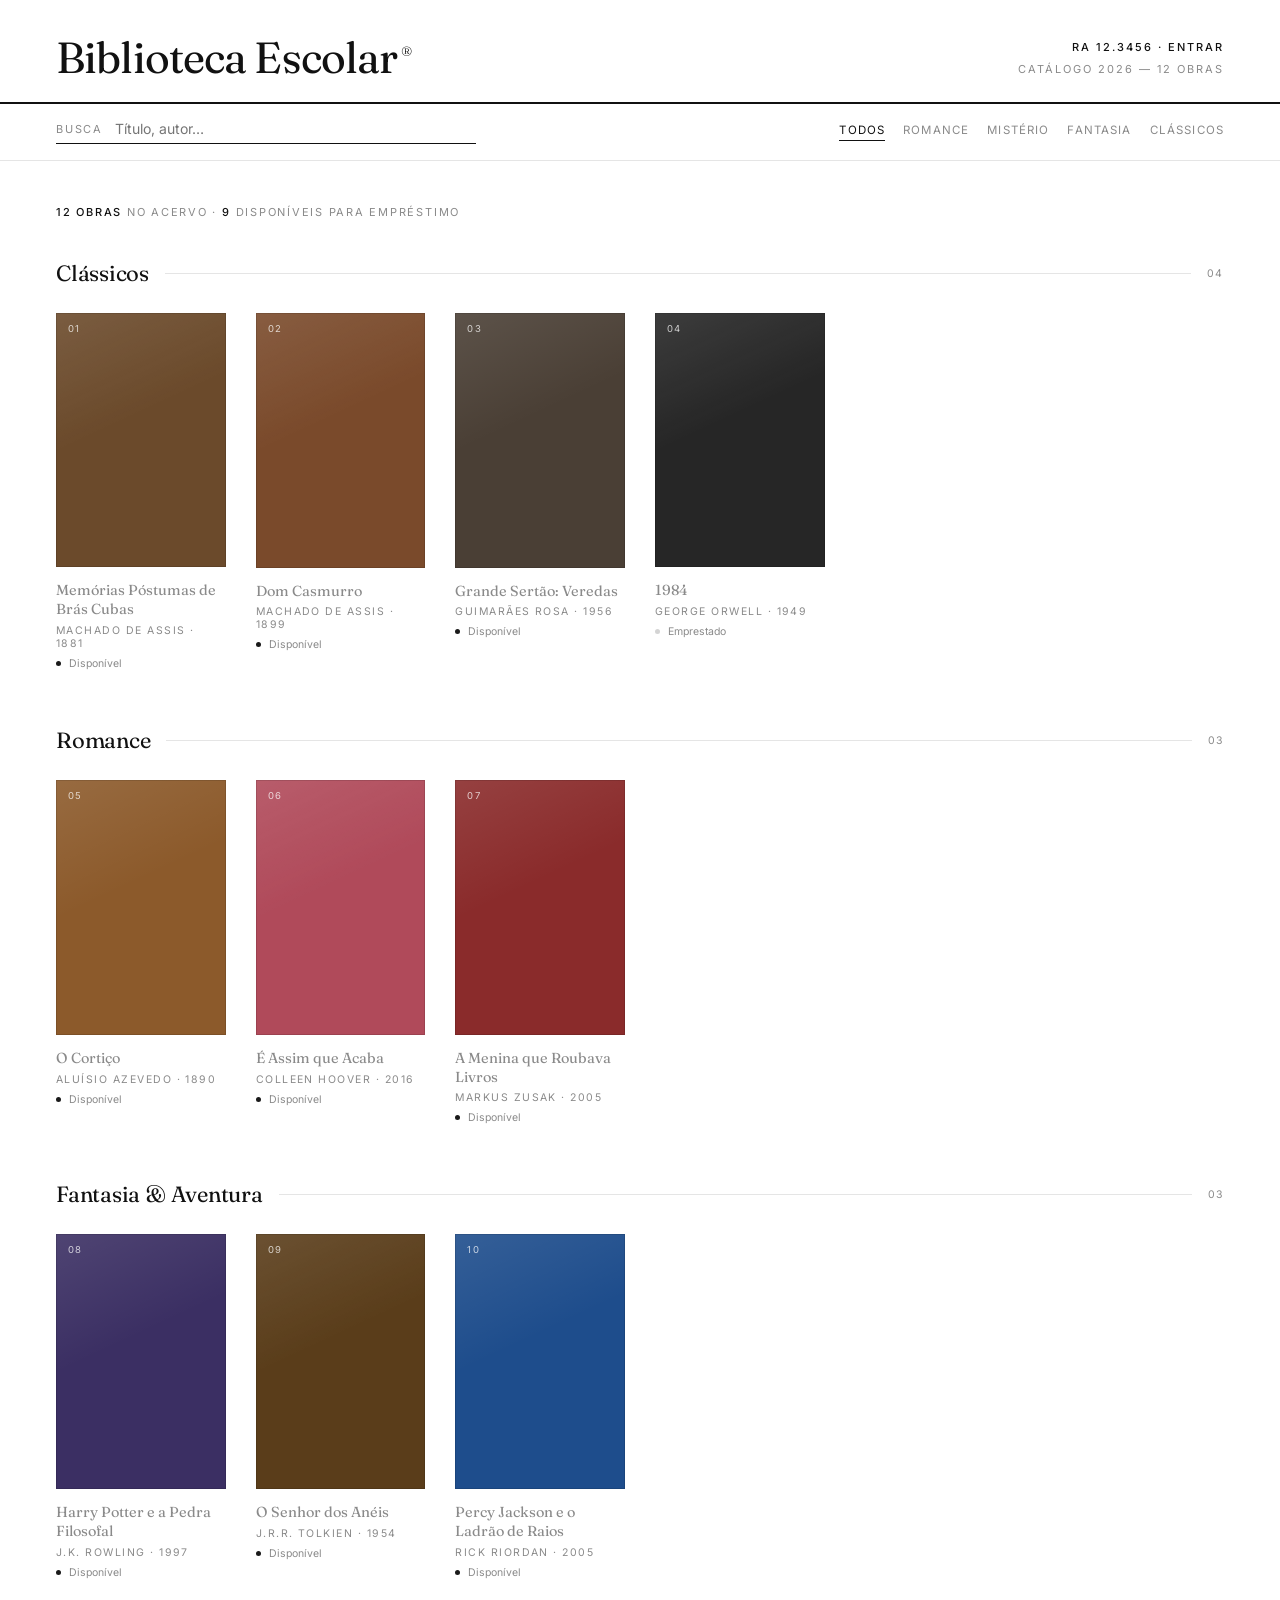
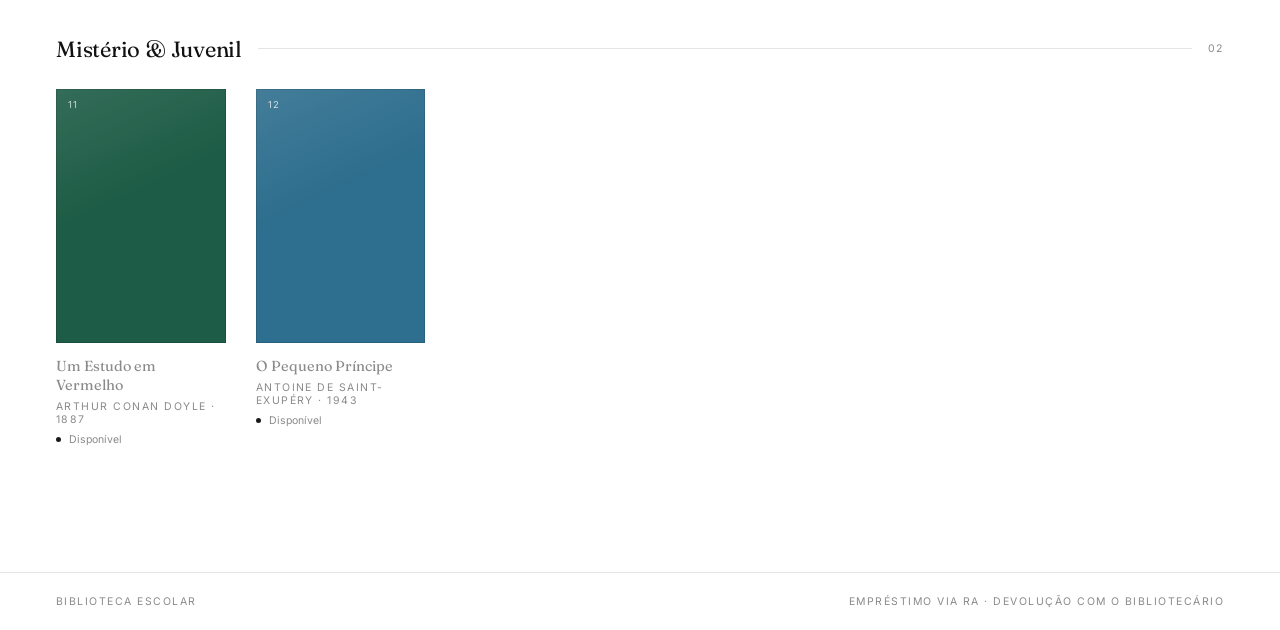
<file: prototipos/03-minimal-editorial.html>
<!DOCTYPE html>
<html lang="pt-BR">
<head>
<meta charset="UTF-8">
<meta name="viewport" content="width=device-width, initial-scale=1.0">
<title>Biblioteca Escolar — Acervo</title>
<link rel="preconnect" href="https://fonts.googleapis.com">
<link href="https://fonts.googleapis.com/css2?family=Fraunces:ital,opsz,wght@0,9..144,300;0,9..144,400;0,9..144,600;1,9..144,400&family=Inter:wght@400;500;600&display=swap" rel="stylesheet">
<style>
  :root{
    --bg:#ffffff;
    --ink:#111111;
    --muted:#8a8a8a;
    --line:#e5e5e5;
    --accent:#111111;
    --display:'Fraunces', Georgia, serif;
    --sans:'Inter', system-ui, sans-serif;
  }
  *{margin:0;padding:0;box-sizing:border-box}
  body{
    background:var(--bg);color:var(--ink);
    font-family:var(--sans);
    -webkit-font-smoothing:antialiased;
  }
  /* ===== masthead ===== */
  .masthead{
    display:flex;align-items:flex-end;justify-content:space-between;
    padding:36px 56px 22px;border-bottom:2px solid var(--ink);
  }
  .masthead .name{font-family:var(--display);font-weight:400;font-size:clamp(28px,3.4vw,44px);letter-spacing:-.02em;line-height:1}
  .masthead .name sup{font-size:.35em;font-weight:300;vertical-align:super;margin-left:4px}
  .masthead .meta{text-align:right;font-size:11px;letter-spacing:.18em;text-transform:uppercase;color:var(--muted);line-height:2}
  .masthead .meta .user{color:var(--ink);font-weight:500}
  /* ===== subnav ===== */
  .subnav{
    display:flex;align-items:center;justify-content:space-between;gap:24px;
    padding:16px 56px;border-bottom:1px solid var(--line);
  }
  .search{
    flex:1;max-width:420px;display:flex;align-items:center;gap:12px;
    border-bottom:1px solid var(--ink);padding-bottom:6px;
  }
  .search span{font-size:11px;letter-spacing:.16em;text-transform:uppercase;color:var(--muted)}
  .search input{
    flex:1;border:none;outline:none;font-family:var(--sans);font-size:14px;color:var(--ink);
    background:transparent;
  }
  .genres{display:flex;gap:18px}
  .genres a{
    font-size:11.5px;letter-spacing:.1em;text-transform:uppercase;color:var(--muted);
    text-decoration:none;padding-bottom:3px;transition:color .15s;
  }
  .genres a:hover,.genres a.on{color:var(--ink);border-bottom:1px solid var(--ink)}
  /* ===== sections ===== */
  main{padding:44px 56px 70px;max-width:1280px;margin:0 auto}
  .count{font-size:11px;letter-spacing:.16em;text-transform:uppercase;color:var(--muted);margin-bottom:40px}
  .count b{color:var(--ink);font-weight:500}
  section{margin-bottom:56px}
  .sec-head{
    display:flex;align-items:center;gap:16px;margin-bottom:26px;
  }
  .sec-head h2{
    font-family:var(--display);font-weight:400;font-size:22px;letter-spacing:-.01em;
  }
  .sec-head .rule{flex:1;height:1px;background:var(--line)}
  .sec-head .n{font-size:10.5px;letter-spacing:.16em;color:var(--muted)}
  .row{
    display:grid;grid-template-columns:repeat(auto-fill,minmax(150px,1fr));
    gap:44px 30px;
  }
  .book{display:flex;flex-direction:column}
  .cover{
    position:relative;aspect-ratio:2/3;
    background:
      linear-gradient(155deg, rgba(255,255,255,.1), transparent 42%),
      var(--c);
    transition:transform .25s ease, box-shadow .25s ease;
    cursor:pointer;
  }
  .cover::after{
    content:"";position:absolute;inset:0;border:1px solid rgba(0,0,0,.12);
  }
  .book:hover .cover{
    transform:scale(1.025);
    box-shadow:0 18px 36px rgba(0,0,0,.16);
  }
  .cover .idx{
    position:absolute;top:10px;left:12px;font-size:9.5px;letter-spacing:.14em;
    color:rgba(255,255,255,.75);font-family:var(--sans);
  }
  .book .t{
    font-family:var(--display);font-size:14.5px;line-height:1.3;font-weight:400;
    margin-top:14px;color:var(--muted);transition:color .2s;
  }
  .book:hover .t{color:var(--ink)}
  .book .a{
    font-size:10.5px;letter-spacing:.14em;text-transform:uppercase;color:var(--muted);
    margin-top:5px;
  }
  .book .d{
    font-size:10.5px;color:var(--muted);margin-top:7px;
    display:flex;align-items:center;gap:8px;
  }
  .book .d .dot{width:5px;height:5px;border-radius:50%;background:#1a1a1a}
  .book .d.off .dot{background:#d4d4d4}
  footer{
    border-top:1px solid var(--line);padding:22px 56px;
    display:flex;justify-content:space-between;font-size:10.5px;
    letter-spacing:.14em;text-transform:uppercase;color:var(--muted);
  }
</style>
</head>
<body>

<div class="masthead">
  <div class="name">Biblioteca Escolar<sup>®</sup></div>
  <div class="meta">
    <div class="user">RA 12.3456 · Entrar</div>
    <div>Catálogo 2026 — 12 obras</div>
  </div>
</div>

<div class="subnav">
  <div class="search">
    <span>Busca</span>
    <input placeholder="Título, autor…">
  </div>
  <div class="genres">
    <a class="on" href="#">Todos</a>
    <a href="#">Romance</a>
    <a href="#">Mistério</a>
    <a href="#">Fantasia</a>
    <a href="#">Clássicos</a>
  </div>
</div>

<main>
  <div class="count"><b>12 obras</b> no acervo · <b>9</b> disponíveis para empréstimo</div>

  <section>
    <div class="sec-head">
      <h2>Clássicos</h2>
      <div class="rule"></div><span class="n">04</span>
    </div>
    <div class="row">
      <div class="book">
        <div class="cover" style="--c:#6b4a2b"><span class="idx">01</span></div>
        <div class="t">Memórias Póstumas de Brás Cubas</div>
        <div class="a">Machado de Assis · 1881</div>
        <div class="d"><span class="dot"></span>Disponível</div>
      </div>
      <div class="book">
        <div class="cover" style="--c:#7a4a2b"><span class="idx">02</span></div>
        <div class="t">Dom Casmurro</div>
        <div class="a">Machado de Assis · 1899</div>
        <div class="d"><span class="dot"></span>Disponível</div>
      </div>
      <div class="book">
        <div class="cover" style="--c:#4a3f35"><span class="idx">03</span></div>
        <div class="t">Grande Sertão: Veredas</div>
        <div class="a">Guimarães Rosa · 1956</div>
        <div class="d"><span class="dot"></span>Disponível</div>
      </div>
      <div class="book">
        <div class="cover" style="--c:#262626"><span class="idx">04</span></div>
        <div class="t">1984</div>
        <div class="a">George Orwell · 1949</div>
        <div class="d off"><span class="dot"></span>Emprestado</div>
      </div>
    </div>
  </section>

  <section>
    <div class="sec-head">
      <h2>Romance</h2>
      <div class="rule"></div><span class="n">03</span>
    </div>
    <div class="row">
      <div class="book">
        <div class="cover" style="--c:#8c5a2b"><span class="idx">05</span></div>
        <div class="t">O Cortiço</div>
        <div class="a">Aluísio Azevedo · 1890</div>
        <div class="d"><span class="dot"></span>Disponível</div>
      </div>
      <div class="book">
        <div class="cover" style="--c:#b04a5a"><span class="idx">06</span></div>
        <div class="t">É Assim que Acaba</div>
        <div class="a">Colleen Hoover · 2016</div>
        <div class="d"><span class="dot"></span>Disponível</div>
      </div>
      <div class="book">
        <div class="cover" style="--c:#8a2b2b"><span class="idx">07</span></div>
        <div class="t">A Menina que Roubava Livros</div>
        <div class="a">Markus Zusak · 2005</div>
        <div class="d"><span class="dot"></span>Disponível</div>
      </div>
    </div>
  </section>

  <section>
    <div class="sec-head">
      <h2>Fantasia &amp; Aventura</h2>
      <div class="rule"></div><span class="n">03</span>
    </div>
    <div class="row">
      <div class="book">
        <div class="cover" style="--c:#3b2f63"><span class="idx">08</span></div>
        <div class="t">Harry Potter e a Pedra Filosofal</div>
        <div class="a">J.K. Rowling · 1997</div>
        <div class="d"><span class="dot"></span>Disponível</div>
      </div>
      <div class="book">
        <div class="cover" style="--c:#5a3d1a"><span class="idx">09</span></div>
        <div class="t">O Senhor dos Anéis</div>
        <div class="a">J.R.R. Tolkien · 1954</div>
        <div class="d"><span class="dot"></span>Disponível</div>
      </div>
      <div class="book">
        <div class="cover" style="--c:#1e4d8c"><span class="idx">10</span></div>
        <div class="t">Percy Jackson e o Ladrão de Raios</div>
        <div class="a">Rick Riordan · 2005</div>
        <div class="d"><span class="dot"></span>Disponível</div>
      </div>
    </div>
  </section>

  <section>
    <div class="sec-head">
      <h2>Mistério &amp; Juvenil</h2>
      <div class="rule"></div><span class="n">02</span>
    </div>
    <div class="row">
      <div class="book">
        <div class="cover" style="--c:#1d5c46"><span class="idx">11</span></div>
        <div class="t">Um Estudo em Vermelho</div>
        <div class="a">Arthur Conan Doyle · 1887</div>
        <div class="d"><span class="dot"></span>Disponível</div>
      </div>
      <div class="book">
        <div class="cover" style="--c:#2e6e8e"><span class="idx">12</span></div>
        <div class="t">O Pequeno Príncipe</div>
        <div class="a">Antoine de Saint-Exupéry · 1943</div>
        <div class="d"><span class="dot"></span>Disponível</div>
      </div>
    </div>
  </section>
</main>

<footer>
  <span>Biblioteca Escolar</span>
  <span>Empréstimo via RA · Devolução com o bibliotecário</span>
</footer>

</body>
</html>
</file>
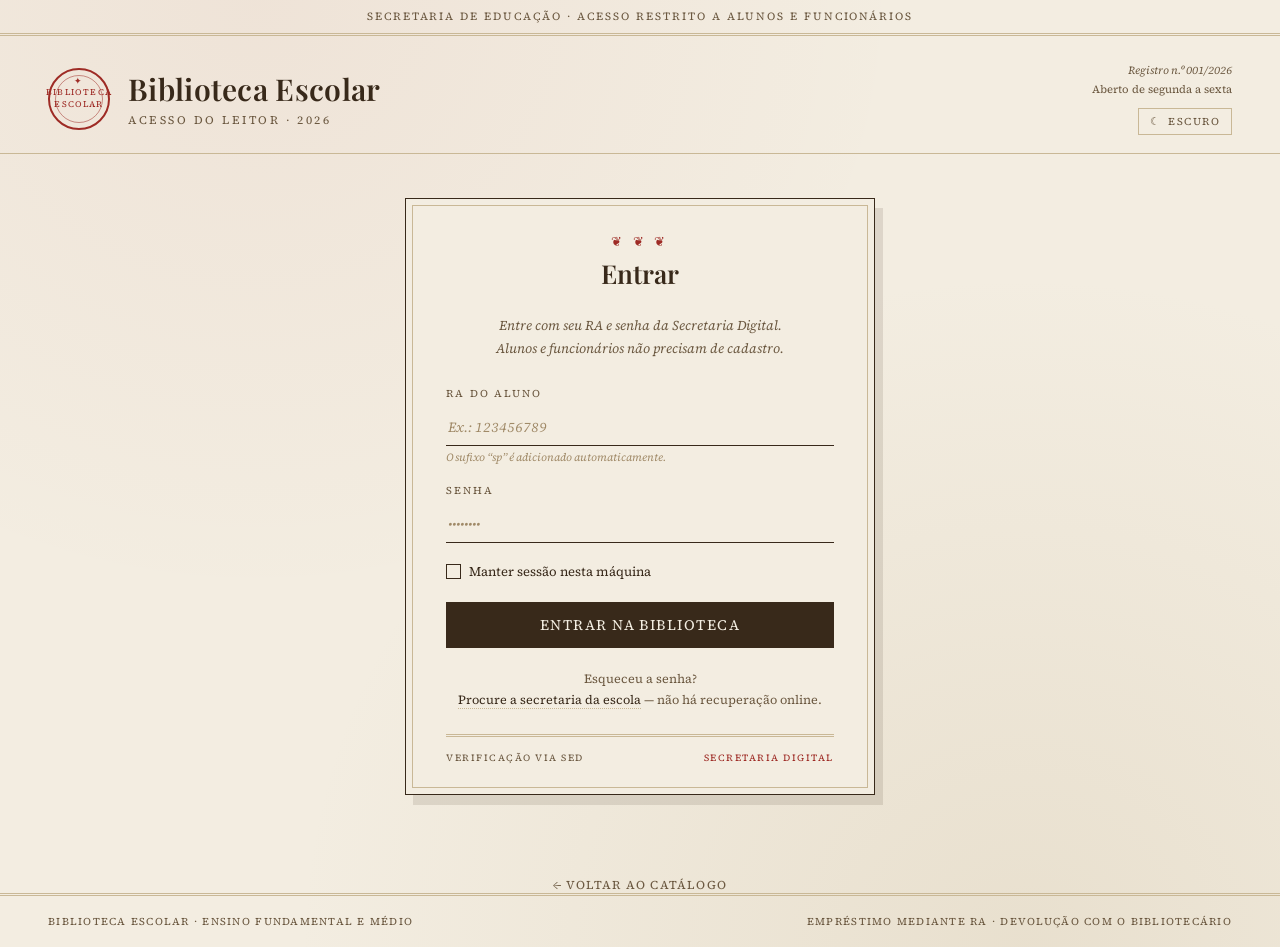
<file: prototipos/04-login.html>
<!DOCTYPE html>
<html lang="pt-BR">
<head>
<meta charset="UTF-8">
<meta name="viewport" content="width=device-width, initial-scale=1.0">
<title>Biblioteca Escolar — Entrar</title>
<link rel="preconnect" href="https://fonts.googleapis.com">
<link href="https://fonts.googleapis.com/css2?family=Playfair+Display:ital,wght@0,400;0,600;0,700;1,400;1,600&family=Source+Serif+4:ital,opsz,wght@0,8..60,400;0,8..60,600;1,8..60,400&display=swap" rel="stylesheet">
<style>
  :root{
    --paper:#f3ede1;
    --paper-2:#ece4d3;
    --ink:#38291a;
    --ink-soft:#6b5840;
    --stamp:#9e2b25;
    --rule:#c9b896;
    --serif:'Playfair Display', Georgia, 'Times New Roman', serif;
    --body:'Source Serif 4', Georgia, serif;
  }
  *{margin:0;padding:0;box-sizing:border-box}
  body{
    background:
      radial-gradient(ellipse at 20% 0%, rgba(158,43,37,0.05), transparent 45%),
      radial-gradient(ellipse at 80% 100%, rgba(201,184,150,0.25), transparent 50%),
      var(--paper);
    color:var(--ink);
    font-family:var(--body);
    min-height:100vh;
    display:flex;flex-direction:column;
    transition:background-color .3s ease, color .3s ease;
  }
  /* ===== top ribbon ===== */
  .ribbon{
    border-bottom:3px double var(--rule);
    font-size:11px;letter-spacing:.18em;text-transform:uppercase;
    color:var(--ink-soft);text-align:center;padding:9px 0;
  }
  /* ===== header ===== */
  header{
    display:flex;align-items:center;justify-content:space-between;
    padding:26px 48px 18px;gap:24px;
    border-bottom:1px solid var(--rule);
  }
  .brand{display:flex;align-items:center;gap:18px}
  .stamp{
    width:62px;height:62px;border-radius:50%;
    border:2px solid var(--stamp);color:var(--stamp);
    display:flex;align-items:center;justify-content:center;
    text-align:center;font-size:8.5px;letter-spacing:.14em;line-height:1.35;
    text-transform:uppercase;position:relative;flex-shrink:0;
  }
  .stamp::before{content:"✦";position:absolute;top:5px;font-size:9px;}
  .stamp::after{content:"";position:absolute;inset:5px;border:1px solid rgba(158,43,37,.5);border-radius:50%;}
  .brand h1{font-family:var(--serif);font-weight:600;font-size:30px;letter-spacing:.01em;}
  .brand .sub{font-size:11.5px;letter-spacing:.22em;text-transform:uppercase;color:var(--ink-soft);margin-top:3px;}
  .regno{text-align:right;font-size:11px;color:var(--ink-soft);line-height:1.7;font-style:italic;}
  .theme-toggle{
    display:inline-flex;align-items:center;gap:7px;
    background:transparent;border:1px solid var(--rule);color:var(--ink-soft);
    font-family:var(--body);font-size:10.5px;letter-spacing:.14em;text-transform:uppercase;
    font-style:normal;padding:5px 11px;cursor:pointer;margin-top:9px;transition:all .18s;
  }
  .theme-toggle:hover{border-color:var(--ink);color:var(--ink)}
  /* ===== login ===== */
  main{flex:1;display:flex;align-items:center;justify-content:center;padding:44px 24px 56px}
  .card{
    width:100%;max-width:470px;position:relative;
    background:var(--paper);
    border:1px solid var(--ink);
    box-shadow:8px 10px 0 rgba(56,41,26,.12);
    padding:34px 40px 30px;
  }
  .card::before{
    content:"";position:absolute;top:6px;left:6px;right:6px;bottom:6px;
    border:1px solid var(--rule);pointer-events:none;
  }
  .card-head{text-align:center;margin-bottom:24px}
  .card-head .orn{font-size:13px;color:var(--stamp);letter-spacing:.3em}
  .card-head h2{
    font-family:var(--serif);font-weight:600;font-size:26px;margin-top:6px;
  }
  .intro{
    text-align:center;font-size:13.5px;line-height:1.65;color:var(--ink-soft);
    font-style:italic;margin-bottom:26px;
  }
  .field{margin-bottom:18px}
  .field label{
    display:block;font-size:10.5px;letter-spacing:.18em;text-transform:uppercase;
    color:var(--ink-soft);margin-bottom:6px;
  }
  .field input{
    width:100%;background:transparent;border:none;border-bottom:1px solid var(--ink);
    padding:8px 2px;font-family:var(--body);font-size:16px;color:var(--ink);
    outline:none;transition:border-color .15s;
  }
  .field input:focus{border-bottom-color:var(--stamp)}
  .field input::placeholder{color:#a08a68;font-style:italic;font-size:14px}
  .hint{font-size:11px;color:#a08a68;font-style:italic;margin-top:4px}
  .keep{
    display:flex;align-items:center;gap:8px;margin:20px 0 22px;
    font-size:13px;cursor:pointer;user-select:none;
  }
  .keep input{appearance:none;width:15px;height:15px;border:1px solid var(--ink);cursor:pointer;position:relative;flex-shrink:0;background:transparent}
  .keep input:checked::after{content:"✕";position:absolute;inset:0;display:flex;align-items:center;justify-content:center;font-size:11px;color:var(--stamp)}
  /* erro */
  .error{
    display:none;align-items:flex-start;gap:10px;
    border:1px solid var(--stamp);border-left:4px solid var(--stamp);
    background:rgba(158,43,37,.05);
    padding:10px 13px;margin-bottom:18px;font-size:13px;line-height:1.5;
  }
  .error.show{display:flex}
  .error .x{
    margin-left:auto;background:none;border:none;color:var(--stamp);font-size:15px;
    cursor:pointer;font-family:var(--body);line-height:1;
  }
  .submit{
    width:100%;display:block;text-align:center;
    border:1px solid var(--ink);background:var(--ink);color:var(--paper);
    font-family:var(--body);font-size:14.5px;letter-spacing:.1em;text-transform:uppercase;
    padding:12px 0;cursor:pointer;transition:all .18s;
  }
  .submit:hover{background:var(--stamp);border-color:var(--stamp)}
  .help{
    margin-top:20px;text-align:center;font-size:12.5px;color:var(--ink-soft);line-height:1.7;
  }
  .help a{color:var(--ink);text-decoration:none;border-bottom:1px dotted var(--rule)}
  .help a:hover{border-bottom-color:var(--ink)}
  .card-foot{
    margin-top:24px;padding-top:14px;border-top:3px double var(--rule);
    display:flex;align-items:center;justify-content:space-between;
    font-size:9.5px;letter-spacing:.16em;text-transform:uppercase;color:var(--ink-soft);
  }
  .card-foot .sedsig{font-style:normal;color:var(--stamp)}
  .back{
    display:inline-block;margin-top:26px;text-align:center;width:100%;
    font-size:12px;letter-spacing:.1em;text-transform:uppercase;color:var(--ink-soft);
    text-decoration:none;
  }
  .back:hover{color:var(--ink)}
  footer{
    border-top:3px double var(--rule);padding:18px 48px;display:flex;
    justify-content:space-between;font-size:10.5px;letter-spacing:.12em;
    text-transform:uppercase;color:var(--ink-soft);
  }
  /* ===== dark mode ===== */
  :root[data-theme="dark"]{
    --paper:#201a13;
    --paper-2:#2b2217;
    --ink:#e9dcc2;
    --ink-soft:#ab9370;
    --stamp:#d8504a;
    --rule:#4c3b26;
  }
  :root[data-theme="dark"] body{
    background:
      radial-gradient(ellipse at 20% 0%, rgba(216,80,74,.07), transparent 45%),
      radial-gradient(ellipse at 80% 100%, rgba(76,59,38,.5), transparent 55%),
      var(--paper);
  }
  :root[data-theme="dark"] .card{box-shadow:8px 10px 0 rgba(0,0,0,.35)}
  :root[data-theme="dark"] .field input::placeholder{color:#6f5c41}
  :root[data-theme="dark"] .hint{color:#7d6a4c}
  :root[data-theme="dark"] .error{background:rgba(216,80,74,.08)}
  :root[data-theme="dark"] .submit{background:var(--ink);color:var(--paper)}
  :root[data-theme="dark"] .submit:hover{background:var(--stamp);border-color:var(--stamp)}
</style>
</head>
<body>

<div class="ribbon">Secretaria de Educação · Acesso restrito a alunos e funcionários</div>

<header>
  <div class="brand">
    <div class="stamp">Biblioteca<br>Escolar</div>
    <div>
      <h1>Biblioteca Escolar</h1>
      <div class="sub">Acesso do leitor · 2026</div>
    </div>
  </div>
  <div class="regno">
    Registro n.º 001/2026<br>
    <span style="font-style:normal">Aberto de segunda a sexta</span><br>
    <button class="theme-toggle" id="themeToggle" aria-label="Alternar modo claro/escuro"><span id="themeIcon">☾</span> <span id="themeLabel">Escuro</span></button>
  </div>
</header>

<main>
  <form class="card" id="loginForm" novalidate>
    <div class="card-head">
      <div class="orn">❦ ❦ ❦</div>
      <h2>Entrar</h2>
    </div>

    <p class="intro">
      Entre com seu RA e senha da Secretaria Digital.<br>
      Alunos e funcionários não precisam de cadastro.
    </p>

    <div class="field">
      <label for="ra">RA do aluno</label>
      <input id="ra" name="ra" type="text" placeholder="Ex.: 123456789" autocomplete="username">
      <div class="hint">O sufixo “sp” é adicionado automaticamente.</div>
    </div>

    <div class="field">
      <label for="senha">Senha</label>
      <input id="senha" name="senha" type="password" placeholder="••••••••" autocomplete="current-password">
    </div>

    <div class="error" id="errorBox">
      <span id="errorMsg">RA ou senha incorretos. Confira os dados e tente novamente.</span>
      <button type="button" class="x" id="errorClose" aria-label="Fechar">✕</button>
    </div>

    <label class="keep">
      <input type="checkbox" id="keep">
      Manter sessão nesta máquina
    </label>

    <button type="submit" class="submit">Entrar na biblioteca</button>

    <div class="help">
      Esqueceu a senha?<br>
      <a href="#">Procure a secretaria da escola</a> — não há recuperação online.
    </div>

    <div class="card-foot">
      <span>Verificação via SED</span>
      <span class="sedsig">Secretaria Digital</span>
    </div>
  </form>
</main>

<a class="back" href="01-catalogo-classico.html">← Voltar ao catálogo</a>

<footer>
  <span>Biblioteca Escolar · Ensino Fundamental e Médio</span>
  <span>Empréstimo mediante RA · Devolução com o bibliotecário</span>
</footer>

<script>
(function(){
  // ---- tema (mesma chave do catálogo: escolha compartilhada entre páginas) ----
  var root = document.documentElement;
  var saved = null;
  try { saved = localStorage.getItem("biblio_tema"); } catch(e) {}
  var preferDark = window.matchMedia && window.matchMedia("(prefers-color-scheme: dark)").matches;
  var theme = saved || (preferDark ? "dark" : "light");
  root.setAttribute("data-theme", theme);

  var btn = document.getElementById("themeToggle");
  var icon = document.getElementById("themeIcon");
  var label = document.getElementById("themeLabel");
  function paint(t){
    root.setAttribute("data-theme", t);
    if (t === "dark") { icon.textContent = "☀"; label.textContent = "Claro"; }
    else { icon.textContent = "☾"; label.textContent = "Escuro"; }
  }
  paint(theme);
  btn.addEventListener("click", function(){
    var next = root.getAttribute("data-theme") === "dark" ? "light" : "dark";
    try { localStorage.setItem("biblio_tema", next); } catch(e) {}
    paint(next);
  });

  // ---- formulário (demo: será substituído pela chamada SED) ----
  var form = document.getElementById("loginForm");
  var box = document.getElementById("errorBox");
  var msg = document.getElementById("errorMsg");
  var ra = document.getElementById("ra");
  var senha = document.getElementById("senha");

  function showError(text){
    msg.textContent = text;
    box.classList.add("show");
  }
  function hideError(){ box.classList.remove("show"); }

  document.getElementById("errorClose").addEventListener("click", hideError);
  ra.addEventListener("input", hideError);
  senha.addEventListener("input", hideError);

  form.addEventListener("submit", function(e){
    e.preventDefault();
    if (!ra.value.trim() || !senha.value) {
      showError("Preencha o RA e a senha para continuar.");
      return;
    }
    // Demo: sem backend, mostra a mensagem real da SED.
    // Na versão final: POST /api/login → sed_client.py (LoginCompletoToken) → sessão.
    showError("RA ou senha incorretos. Confira os dados e tente novamente.");
  });
})();
</script>

</body>
</html>
</file>
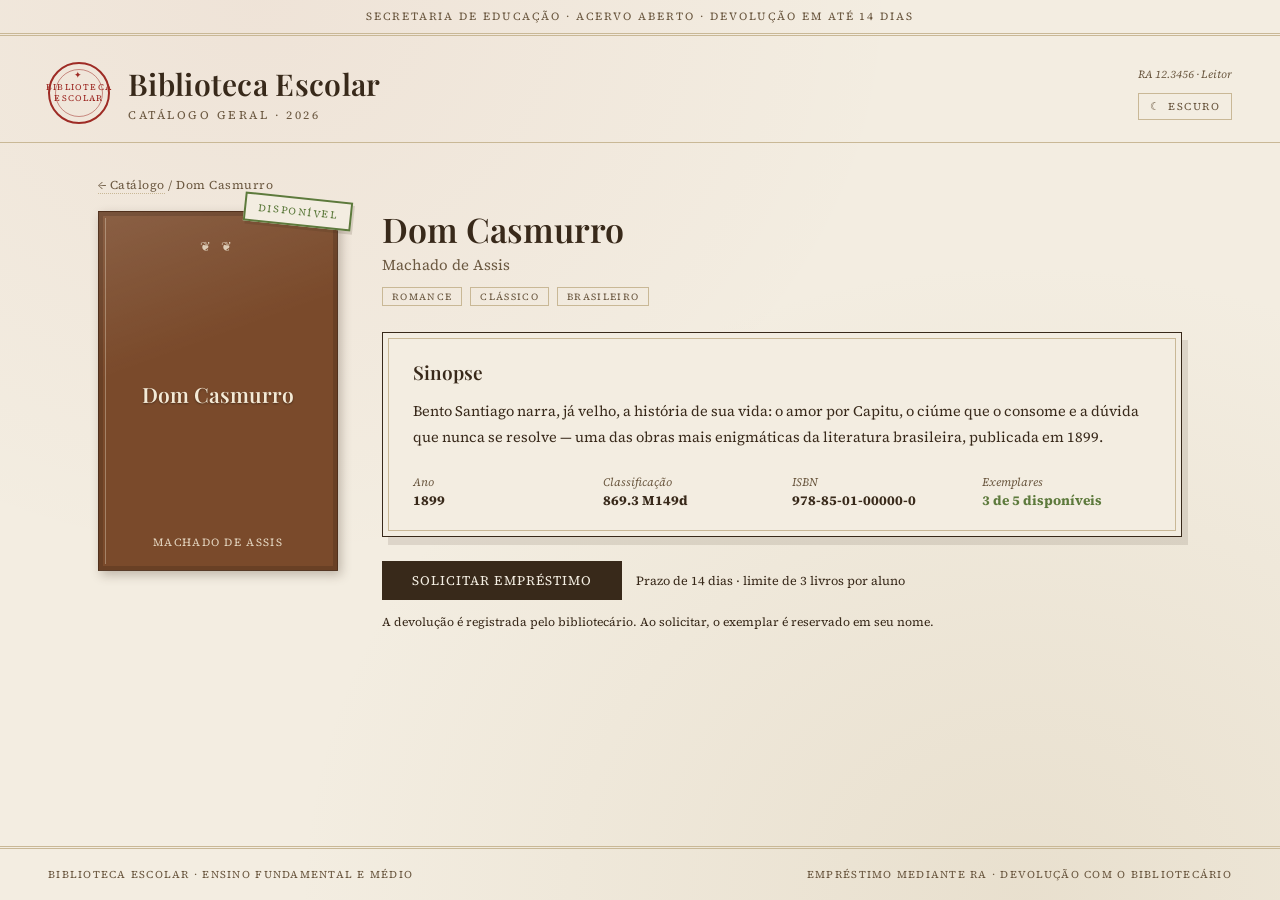
<file: prototipos/05-detalhe-livro.html>
<!DOCTYPE html>
<html lang="pt-BR">
<head>
<meta charset="UTF-8">
<meta name="viewport" content="width=device-width, initial-scale=1.0">
<title>Biblioteca Escolar — Dom Casmurro</title>
<link rel="preconnect" href="https://fonts.googleapis.com">
<link href="https://fonts.googleapis.com/css2?family=Playfair+Display:ital,wght@0,400;0,600;0,700;1,400;1,600&family=Source+Serif+4:ital,opsz,wght@0,8..60,400;0,8..60,600;1,8..60,400&display=swap" rel="stylesheet">
<link rel="stylesheet" href="estilo.css">
<script src="tema.js"></script>
</head>
<body>

<div class="ribbon">Secretaria de Educação · Acervo aberto · Devolução em até 14 dias</div>

<header>
  <div class="brand">
    <div class="stamp">Biblioteca<br>Escolar</div>
    <div>
      <h1>Biblioteca Escolar</h1>
      <div class="sub">Catálogo Geral · 2026</div>
    </div>
  </div>
  <div class="regno">
    RA 12.3456 · Leitor<br>
    <button class="theme-toggle" onclick="biblioToggleTema()" aria-label="Alternar modo claro/escuro"><span id="themeIcon">☾</span> <span id="themeLabel">Escuro</span></button>
  </div>
</header>

<div class="wrap">
  <div class="breadcrumb"><a href="01-catalogo-classico.html">← Catálogo</a> / Dom Casmurro</div>

  <div style="display:flex;gap:44px;flex-wrap:wrap;align-items:flex-start">
    <div style="position:relative;flex-shrink:0">
      <div class="cover lg" style="--c:#7a4a2b">
        <div class="orn">❦ ❦</div>
        <div class="t">Dom Casmurro</div>
        <div class="a">Machado de Assis</div>
      </div>
      <div style="position:absolute;right:-14px;top:-14px;transform:rotate(6deg);
                  background:var(--paper);border:2px solid var(--ok);color:var(--ok);
                  font-size:10px;letter-spacing:.16em;text-transform:uppercase;padding:6px 12px;
                  box-shadow:2px 3px 0 rgba(56,41,26,.15)">Disponível</div>
    </div>

    <div style="flex:1;min-width:300px">
      <h2 style="font-family:var(--serif);font-weight:600;font-size:34px;line-height:1.1">Dom Casmurro</h2>
      <p style="font-size:15px;color:var(--ink-soft);margin-top:6px">Machado de Assis</p>
      <div style="margin-top:12px;display:flex;gap:8px">
        <span class="tag">Romance</span>
        <span class="tag">Clássico</span>
        <span class="tag">Brasileiro</span>
      </div>

      <div class="card" style="margin-top:26px">
        <h3>Sinopse</h3>
        <p style="font-size:14.5px;line-height:1.75;color:var(--ink)">
          Bento Santiago narra, já velho, a história de sua vida: o amor por Capitu,
          o ciúme que o consome e a dúvida que nunca se resolve — uma das obras mais
          enigmáticas da literatura brasileira, publicada em 1899.
        </p>
        <div style="display:grid;grid-template-columns:repeat(auto-fit,minmax(150px,1fr));gap:12px 20px;margin-top:22px;font-size:13.5px">
          <div><span class="hint">Ano</span><br><b>1899</b></div>
          <div><span class="hint">Classificação</span><br><b>869.3 M149d</b></div>
          <div><span class="hint">ISBN</span><br><b>978-85-01-00000-0</b></div>
          <div><span class="hint">Exemplares</span><br><b style="color:var(--ok)">3 de 5 disponíveis</b></div>
        </div>
      </div>

      <div style="display:flex;gap:14px;align-items:center;flex-wrap:wrap">
        <a href="#" class="btn primary" style="min-width:240px">Solicitar empréstimo</a>
        <span class="hint" style="font-size:12.5px">Prazo de 14 dias · limite de 3 livros por aluno</span>
      </div>
      <p class="hint" style="margin-top:14px;font-size:12px">
        A devolução é registrada pelo bibliotecário. Ao solicitar, o exemplar é reservado em seu nome.
      </p>
    </div>
  </div>
</div>

<footer>
  <span>Biblioteca Escolar · Ensino Fundamental e Médio</span>
  <span>Empréstimo mediante RA · Devolução com o bibliotecário</span>
</footer>

</body>
</html>
</file>
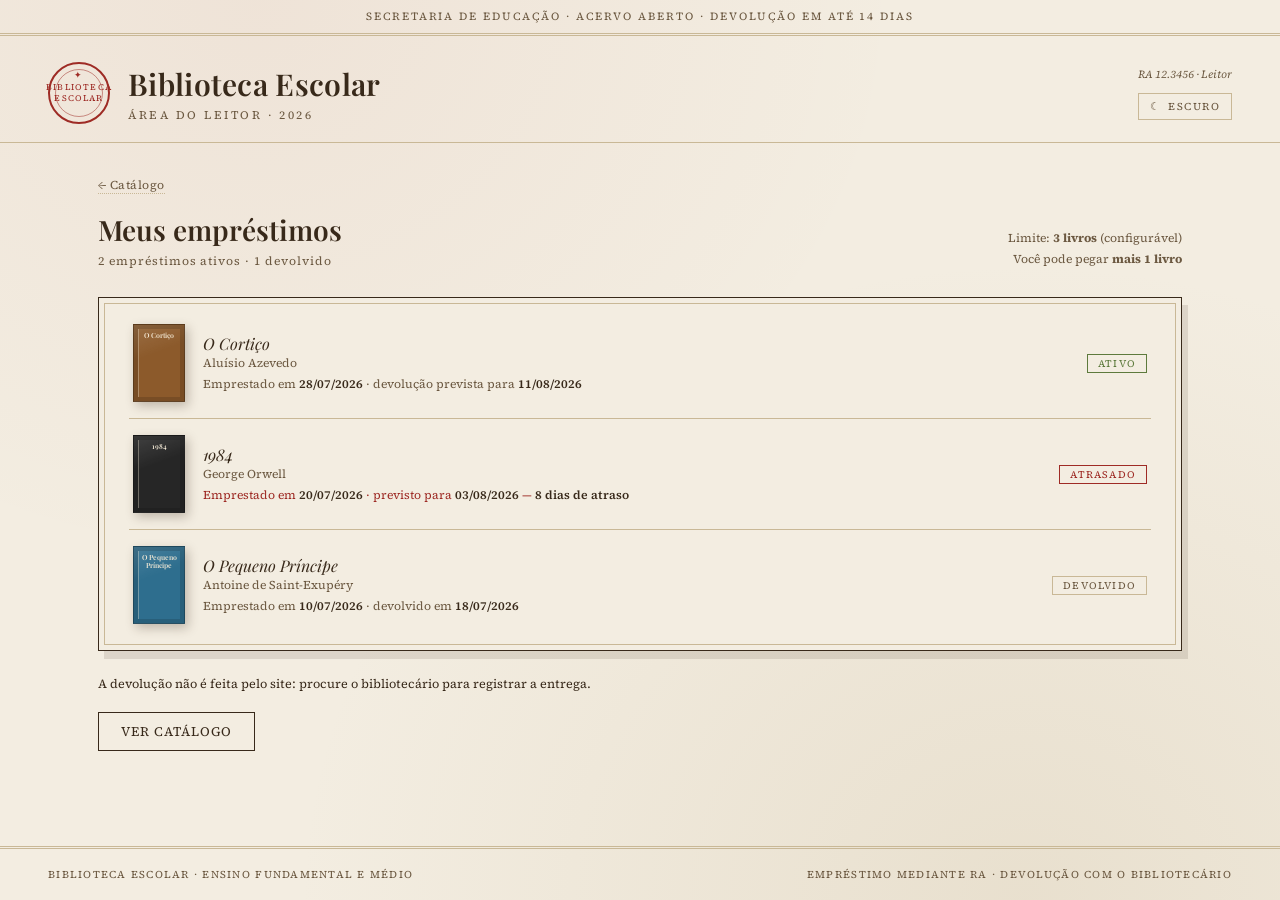
<file: prototipos/06-meus-emprestimos.html>
<!DOCTYPE html>
<html lang="pt-BR">
<head>
<meta charset="UTF-8">
<meta name="viewport" content="width=device-width, initial-scale=1.0">
<title>Biblioteca Escolar — Meus empréstimos</title>
<link rel="preconnect" href="https://fonts.googleapis.com">
<link href="https://fonts.googleapis.com/css2?family=Playfair+Display:ital,wght@0,400;0,600;0,700;1,400;1,600&family=Source+Serif+4:ital,opsz,wght@0,8..60,400;0,8..60,600;1,8..60,400&display=swap" rel="stylesheet">
<link rel="stylesheet" href="estilo.css">
<script src="tema.js"></script>
</head>
<body>

<div class="ribbon">Secretaria de Educação · Acervo aberto · Devolução em até 14 dias</div>

<header>
  <div class="brand">
    <div class="stamp">Biblioteca<br>Escolar</div>
    <div>
      <h1>Biblioteca Escolar</h1>
      <div class="sub">Área do leitor · 2026</div>
    </div>
  </div>
  <div class="regno">
    RA 12.3456 · Leitor<br>
    <button class="theme-toggle" onclick="biblioToggleTema()" aria-label="Alternar modo claro/escuro"><span id="themeIcon">☾</span> <span id="themeLabel">Escuro</span></button>
  </div>
</header>

<div class="wrap">
  <div class="breadcrumb"><a href="01-catalogo-classico.html">← Catálogo</a></div>

  <div class="page-head">
    <div>
      <h2>Meus empréstimos</h2>
      <div class="sub">2 empréstimos ativos · 1 devolvido</div>
    </div>
    <div class="right">
      Limite: <b>3 livros</b> (configurável)<br>
      Você pode pegar <b>mais 1 livro</b>
    </div>
  </div>

  <div class="card" style="padding:10px 30px">
    <div class="list-item">
      <div class="cover sm" style="--c:#8c5a2b"><div class="t">O Cortiço</div></div>
      <div class="info">
        <div class="t">O Cortiço</div>
        <div class="a">Aluísio Azevedo</div>
        <div class="d">Emprestado em <b>28/07/2026</b> · devolução prevista para <b>11/08/2026</b></div>
      </div>
      <span class="badge ativo">Ativo</span>
    </div>

    <div class="list-item">
      <div class="cover sm" style="--c:#262626"><div class="t">1984</div></div>
      <div class="info">
        <div class="t">1984</div>
        <div class="a">George Orwell</div>
        <div class="d" style="color:var(--stamp)">Emprestado em <b>20/07/2026</b> · previsto para <b>03/08/2026</b> — <b>8 dias de atraso</b></div>
      </div>
      <span class="badge atrasado">Atrasado</span>
    </div>

    <div class="list-item">
      <div class="cover sm" style="--c:#2e6e8e"><div class="t">O Pequeno Príncipe</div></div>
      <div class="info">
        <div class="t">O Pequeno Príncipe</div>
        <div class="a">Antoine de Saint-Exupéry</div>
        <div class="d">Emprestado em <b>10/07/2026</b> · devolvido em <b>18/07/2026</b></div>
      </div>
      <span class="badge devolvido">Devolvido</span>
    </div>
  </div>

  <p class="hint" style="font-size:12.5px;margin-bottom:20px">
    A devolução não é feita pelo site: procure o bibliotecário para registrar a entrega.
  </p>
  <a href="01-catalogo-classico.html" class="btn">Ver catálogo</a>
</div>

<footer>
  <span>Biblioteca Escolar · Ensino Fundamental e Médio</span>
  <span>Empréstimo mediante RA · Devolução com o bibliotecário</span>
</footer>

</body>
</html>
</file>
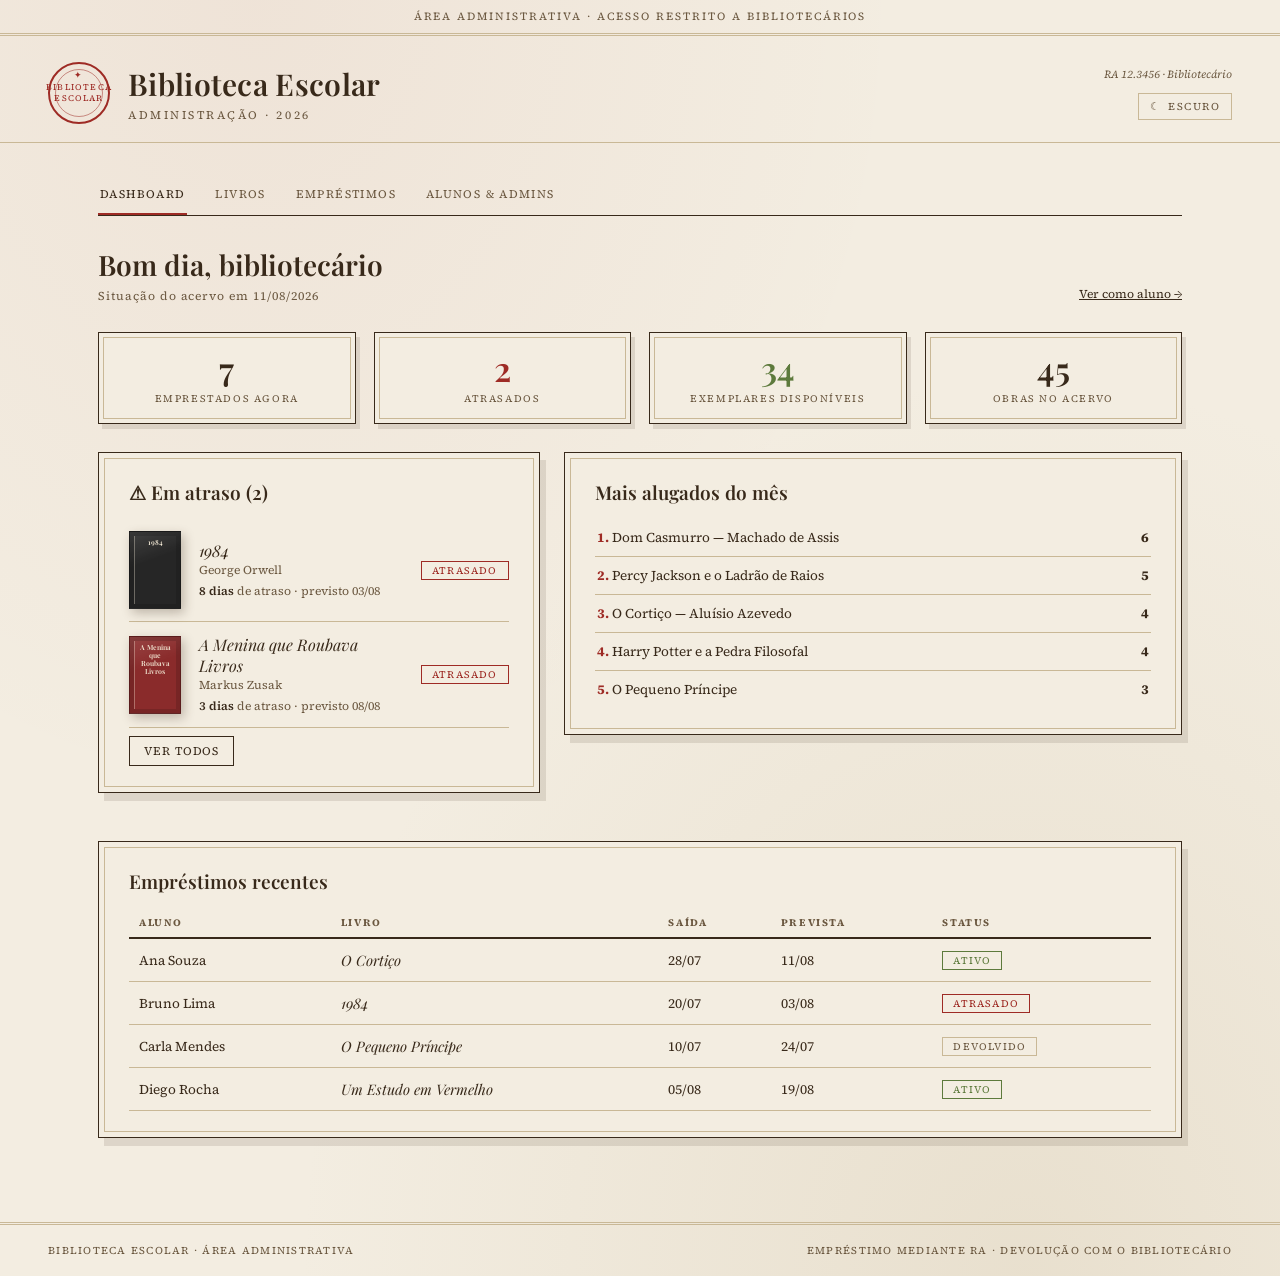
<file: prototipos/07-admin-dashboard.html>
<!DOCTYPE html>
<html lang="pt-BR">
<head>
<meta charset="UTF-8">
<meta name="viewport" content="width=device-width, initial-scale=1.0">
<title>Biblioteca Escolar — Painel</title>
<link rel="preconnect" href="https://fonts.googleapis.com">
<link href="https://fonts.googleapis.com/css2?family=Playfair+Display:ital,wght@0,400;0,600;0,700;1,400;1,600&family=Source+Serif+4:ital,opsz,wght@0,8..60,400;0,8..60,600;1,8..60,400&display=swap" rel="stylesheet">
<link rel="stylesheet" href="estilo.css">
<script src="tema.js"></script>
</head>
<body>

<div class="ribbon">Área administrativa · Acesso restrito a bibliotecários</div>

<header>
  <div class="brand">
    <div class="stamp">Biblioteca<br>Escolar</div>
    <div>
      <h1>Biblioteca Escolar</h1>
      <div class="sub">Administração · 2026</div>
    </div>
  </div>
  <div class="regno">
    RA 12.3456 · Bibliotecário<br>
    <button class="theme-toggle" onclick="biblioToggleTema()" aria-label="Alternar modo claro/escuro"><span id="themeIcon">☾</span> <span id="themeLabel">Escuro</span></button>
  </div>
</header>

<div class="wrap">
  <nav class="tabs">
    <a class="on" href="07-admin-dashboard.html">Dashboard</a>
    <a href="08-admin-livros.html">Livros</a>
    <a href="09-admin-emprestimos.html">Empréstimos</a>
    <a href="10-admin-alunos.html">Alunos &amp; Admins</a>
  </nav>

  <div class="page-head">
    <div>
      <h2>Bom dia, bibliotecário</h2>
      <div class="sub">Situação do acervo em 11/08/2026</div>
    </div>
    <div class="right"><a href="01-catalogo-classico.html" style="color:var(--ink)">Ver como aluno →</a></div>
  </div>

  <div class="stat-grid">
    <div class="stat"><div class="n">7</div><div class="l">Emprestados agora</div></div>
    <div class="stat warn"><div class="n">2</div><div class="l">Atrasados</div></div>
    <div class="stat ok"><div class="n">34</div><div class="l">Exemplares disponíveis</div></div>
    <div class="stat"><div class="n">45</div><div class="l">Obras no acervo</div></div>
  </div>

  <div style="display:grid;grid-template-columns:1fr 1.4fr;gap:24px;align-items:start;margin-bottom:24px" class="dash-cols">
    <div class="card">
      <h3>⚠ Em atraso (2)</h3>
      <div class="list-item" style="padding:12px 0">
        <div class="cover sm" style="--c:#262626"><div class="t">1984</div></div>
        <div class="info">
          <div class="t">1984</div>
          <div class="a">George Orwell</div>
          <div class="d"><b>8 dias</b> de atraso · previsto 03/08</div>
        </div>
        <span class="badge atrasado">Atrasado</span>
      </div>
      <div class="list-item" style="padding:12px 0">
        <div class="cover sm" style="--c:#8a2b2b"><div class="t">A Menina que Roubava Livros</div></div>
        <div class="info">
          <div class="t">A Menina que Roubava Livros</div>
          <div class="a">Markus Zusak</div>
          <div class="d"><b>3 dias</b> de atraso · previsto 08/08</div>
        </div>
        <span class="badge atrasado">Atrasado</span>
      </div>
      <a href="09-admin-emprestimos.html" class="btn sm" style="margin-top:8px">Ver todos</a>
    </div>

    <div class="card">
      <h3>Mais alugados do mês</h3>
      <div style="font-family:var(--body);font-size:13.5px">
        <div style="display:flex;justify-content:space-between;padding:9px 2px;border-bottom:1px solid var(--rule)">
          <span><b style="color:var(--stamp)">1.</b> Dom Casmurro — Machado de Assis</span><b>6</b>
        </div>
        <div style="display:flex;justify-content:space-between;padding:9px 2px;border-bottom:1px solid var(--rule)">
          <span><b style="color:var(--stamp)">2.</b> Percy Jackson e o Ladrão de Raios</span><b>5</b>
        </div>
        <div style="display:flex;justify-content:space-between;padding:9px 2px;border-bottom:1px solid var(--rule)">
          <span><b style="color:var(--stamp)">3.</b> O Cortiço — Aluísio Azevedo</span><b>4</b>
        </div>
        <div style="display:flex;justify-content:space-between;padding:9px 2px;border-bottom:1px solid var(--rule)">
          <span><b style="color:var(--stamp)">4.</b> Harry Potter e a Pedra Filosofal</span><b>4</b>
        </div>
        <div style="display:flex;justify-content:space-between;padding:9px 2px">
          <span><b style="color:var(--stamp)">5.</b> O Pequeno Príncipe</span><b>3</b>
        </div>
      </div>
    </div>
  </div>

  <div class="card">
    <h3>Empréstimos recentes</h3>
    <div class="table-wrap">
      <table class="table">
        <thead>
          <tr><th>Aluno</th><th>Livro</th><th>Saída</th><th>Prevista</th><th>Status</th></tr>
        </thead>
        <tbody>
          <tr><td>Ana Souza</td><td class="t-title">O Cortiço</td><td>28/07</td><td>11/08</td><td><span class="badge ativo">Ativo</span></td></tr>
          <tr><td>Bruno Lima</td><td class="t-title">1984</td><td>20/07</td><td>03/08</td><td><span class="badge atrasado">Atrasado</span></td></tr>
          <tr><td>Carla Mendes</td><td class="t-title">O Pequeno Príncipe</td><td>10/07</td><td>24/07</td><td><span class="badge devolvido">Devolvido</span></td></tr>
          <tr><td>Diego Rocha</td><td class="t-title">Um Estudo em Vermelho</td><td>05/08</td><td>19/08</td><td><span class="badge ativo">Ativo</span></td></tr>
        </tbody>
      </table>
    </div>
  </div>
</div>

<footer>
  <span>Biblioteca Escolar · Área administrativa</span>
  <span>Empréstimo mediante RA · Devolução com o bibliotecário</span>
</footer>

</body>
</html>
</file>
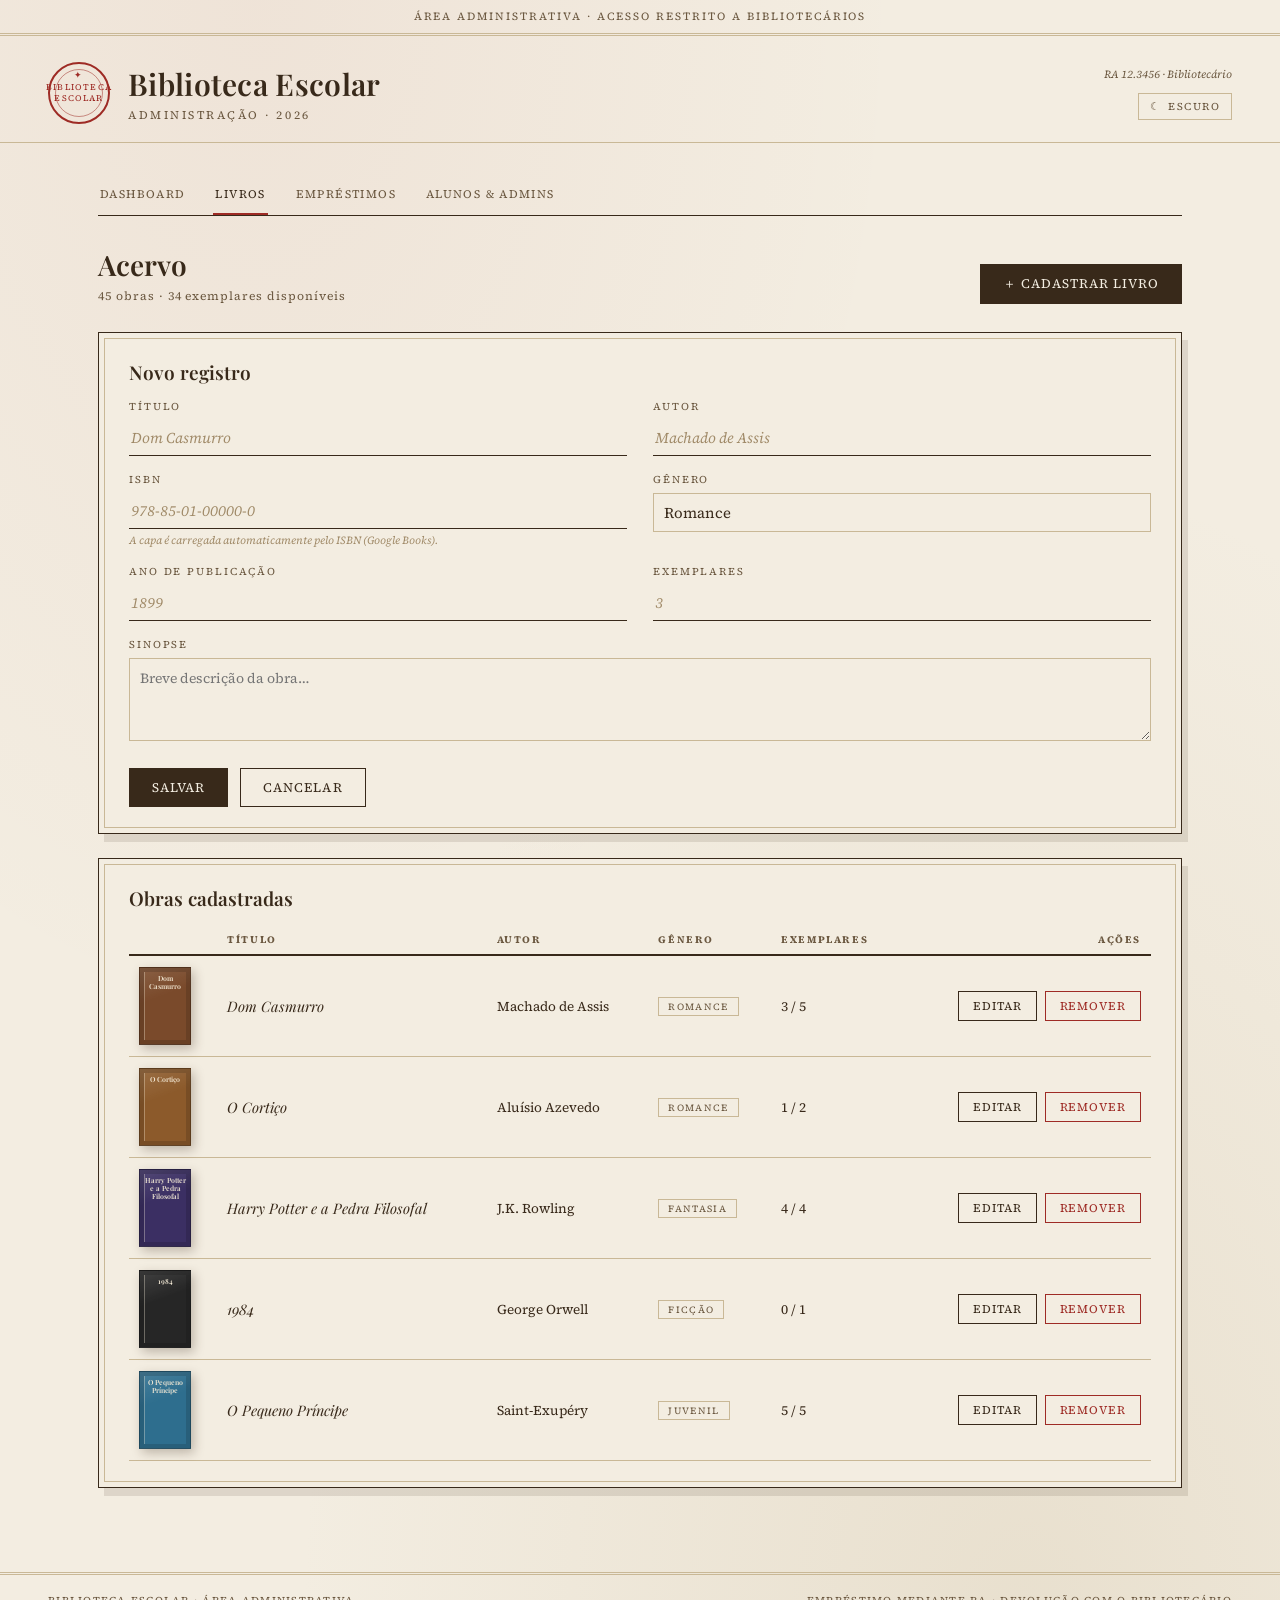
<file: prototipos/08-admin-livros.html>
<!DOCTYPE html>
<html lang="pt-BR">
<head>
<meta charset="UTF-8">
<meta name="viewport" content="width=device-width, initial-scale=1.0">
<title>Biblioteca Escolar — Livros</title>
<link rel="preconnect" href="https://fonts.googleapis.com">
<link href="https://fonts.googleapis.com/css2?family=Playfair+Display:ital,wght@0,400;0,600;0,700;1,400;1,600&family=Source+Serif+4:ital,opsz,wght@0,8..60,400;0,8..60,600;1,8..60,400&display=swap" rel="stylesheet">
<link rel="stylesheet" href="estilo.css">
<script src="tema.js"></script>
</head>
<body>

<div class="ribbon">Área administrativa · Acesso restrito a bibliotecários</div>

<header>
  <div class="brand">
    <div class="stamp">Biblioteca<br>Escolar</div>
    <div>
      <h1>Biblioteca Escolar</h1>
      <div class="sub">Administração · 2026</div>
    </div>
  </div>
  <div class="regno">
    RA 12.3456 · Bibliotecário<br>
    <button class="theme-toggle" onclick="biblioToggleTema()" aria-label="Alternar modo claro/escuro"><span id="themeIcon">☾</span> <span id="themeLabel">Escuro</span></button>
  </div>
</header>

<div class="wrap">
  <nav class="tabs">
    <a href="07-admin-dashboard.html">Dashboard</a>
    <a class="on" href="08-admin-livros.html">Livros</a>
    <a href="09-admin-emprestimos.html">Empréstimos</a>
    <a href="10-admin-alunos.html">Alunos &amp; Admins</a>
  </nav>

  <div class="page-head">
    <div>
      <h2>Acervo</h2>
      <div class="sub">45 obras · 34 exemplares disponíveis</div>
    </div>
    <div><a href="#" class="btn primary">＋ Cadastrar livro</a></div>
  </div>

  <div class="card">
    <h3>Novo registro</h3>
    <div class="form-grid">
      <div class="field">
        <label for="titulo">Título</label>
        <input id="titulo" placeholder="Dom Casmurro">
      </div>
      <div class="field">
        <label for="autor">Autor</label>
        <input id="autor" placeholder="Machado de Assis">
      </div>
      <div class="field">
        <label for="isbn">ISBN</label>
        <input id="isbn" placeholder="978-85-01-00000-0">
        <div class="hint">A capa é carregada automaticamente pelo ISBN (Google Books).</div>
      </div>
      <div class="field">
        <label for="genero">Gênero</label>
        <select id="genero">
          <option>Romance</option><option>Mistério</option><option>Fantasia</option>
          <option>Clássico</option><option>Aventura</option><option>Ficção</option>
        </select>
      </div>
      <div class="field">
        <label for="ano">Ano de publicação</label>
        <input id="ano" placeholder="1899">
      </div>
      <div class="field">
        <label for="exemplares">Exemplares</label>
        <input id="exemplares" placeholder="3">
      </div>
      <div class="field full">
        <label for="sinopse">Sinopse</label>
        <textarea id="sinopse" rows="3" placeholder="Breve descrição da obra…"></textarea>
      </div>
    </div>
    <div style="display:flex;gap:12px;margin-top:6px">
      <button class="btn primary">Salvar</button>
      <button class="btn">Cancelar</button>
    </div>
  </div>

  <div class="card">
    <h3>Obras cadastradas</h3>
    <div class="table-wrap">
      <table class="table">
        <thead>
          <tr><th></th><th>Título</th><th>Autor</th><th>Gênero</th><th>Exemplares</th><th style="text-align:right">Ações</th></tr>
        </thead>
        <tbody>
          <tr>
            <td><div class="cover sm" style="--c:#7a4a2b;cursor:default"><div class="t">Dom Casmurro</div></div></td>
            <td class="t-title">Dom Casmurro</td><td>Machado de Assis</td><td><span class="tag">Romance</span></td>
            <td>3 / 5</td>
            <td><div class="actions"><a href="#" class="btn sm">Editar</a><a href="#" class="btn sm danger">Remover</a></div></td>
          </tr>
          <tr>
            <td><div class="cover sm" style="--c:#8c5a2b;cursor:default"><div class="t">O Cortiço</div></div></td>
            <td class="t-title">O Cortiço</td><td>Aluísio Azevedo</td><td><span class="tag">Romance</span></td>
            <td>1 / 2</td>
            <td><div class="actions"><a href="#" class="btn sm">Editar</a><a href="#" class="btn sm danger">Remover</a></div></td>
          </tr>
          <tr>
            <td><div class="cover sm" style="--c:#3b2f63;cursor:default"><div class="t">Harry Potter e a Pedra Filosofal</div></div></td>
            <td class="t-title">Harry Potter e a Pedra Filosofal</td><td>J.K. Rowling</td><td><span class="tag">Fantasia</span></td>
            <td>4 / 4</td>
            <td><div class="actions"><a href="#" class="btn sm">Editar</a><a href="#" class="btn sm danger">Remover</a></div></td>
          </tr>
          <tr>
            <td><div class="cover sm" style="--c:#262626;cursor:default"><div class="t">1984</div></div></td>
            <td class="t-title">1984</td><td>George Orwell</td><td><span class="tag">Ficção</span></td>
            <td>0 / 1</td>
            <td><div class="actions"><a href="#" class="btn sm">Editar</a><a href="#" class="btn sm danger">Remover</a></div></td>
          </tr>
          <tr>
            <td><div class="cover sm" style="--c:#2e6e8e;cursor:default"><div class="t">O Pequeno Príncipe</div></div></td>
            <td class="t-title">O Pequeno Príncipe</td><td>Saint-Exupéry</td><td><span class="tag">Juvenil</span></td>
            <td>5 / 5</td>
            <td><div class="actions"><a href="#" class="btn sm">Editar</a><a href="#" class="btn sm danger">Remover</a></div></td>
          </tr>
        </tbody>
      </table>
    </div>
  </div>
</div>

<footer>
  <span>Biblioteca Escolar · Área administrativa</span>
  <span>Empréstimo mediante RA · Devolução com o bibliotecário</span>
</footer>

</body>
</html>
</file>
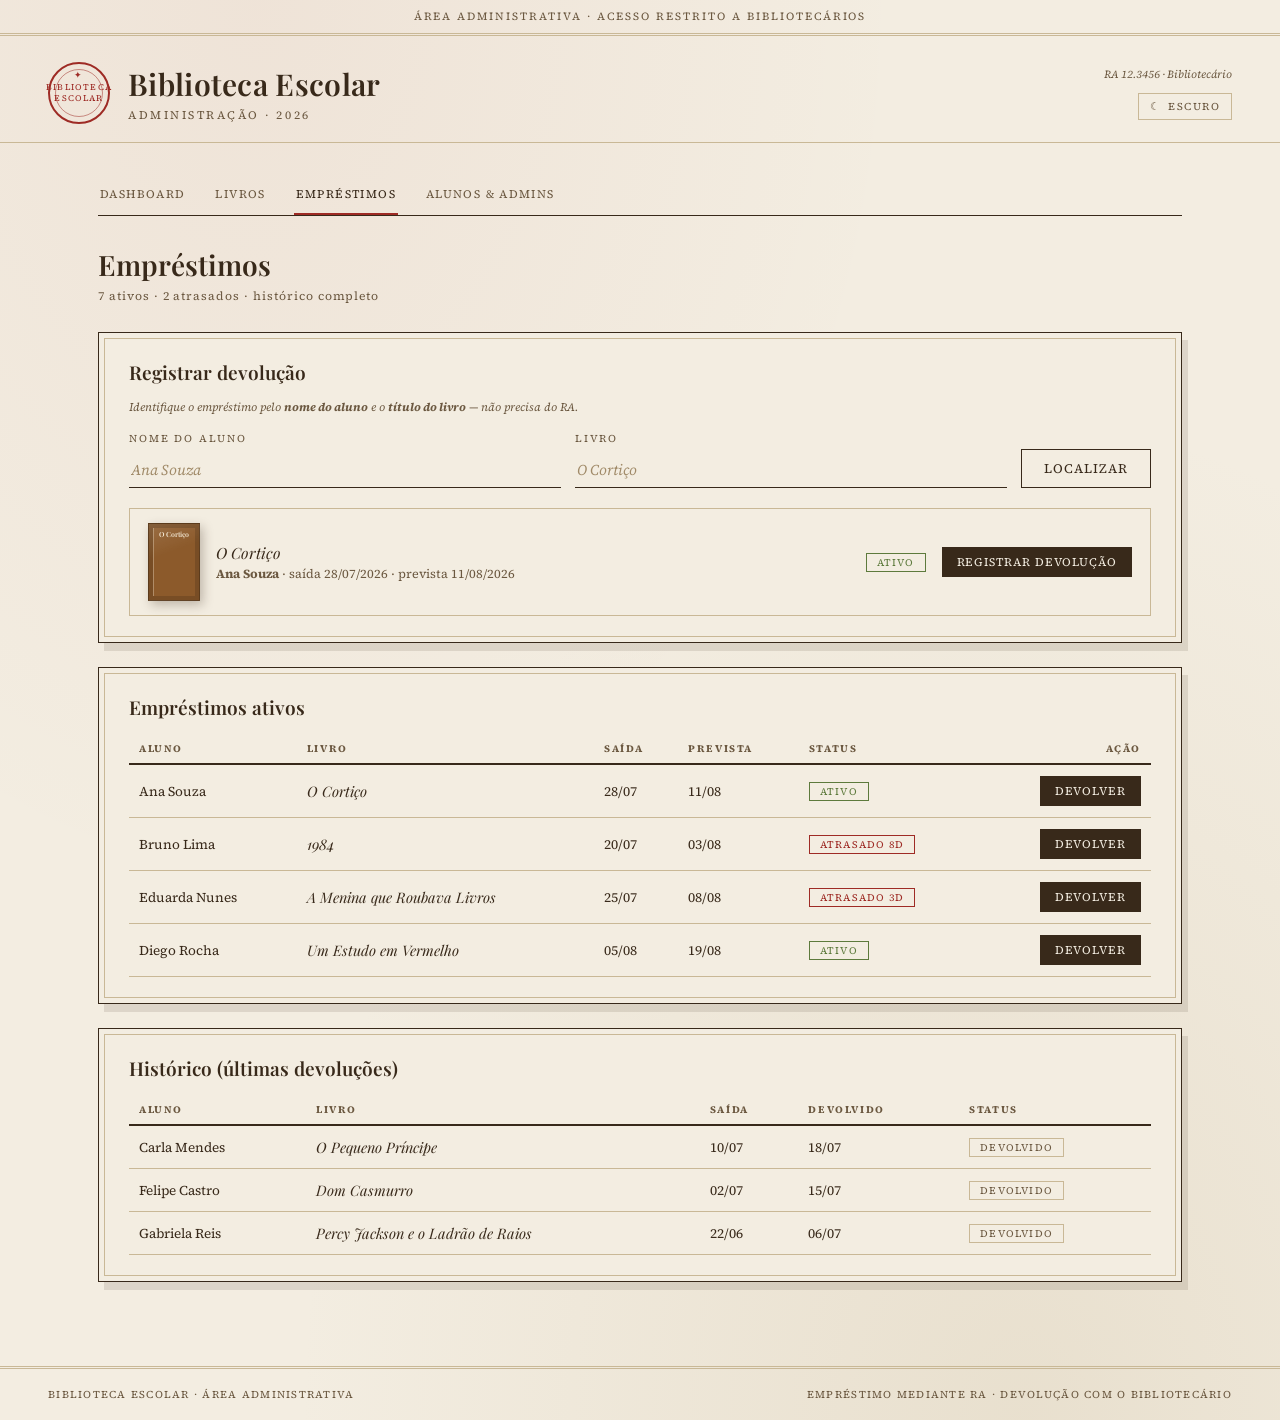
<file: prototipos/09-admin-emprestimos.html>
<!DOCTYPE html>
<html lang="pt-BR">
<head>
<meta charset="UTF-8">
<meta name="viewport" content="width=device-width, initial-scale=1.0">
<title>Biblioteca Escolar — Empréstimos</title>
<link rel="preconnect" href="https://fonts.googleapis.com">
<link href="https://fonts.googleapis.com/css2?family=Playfair+Display:ital,wght@0,400;0,600;0,700;1,400;1,600&family=Source+Serif+4:ital,opsz,wght@0,8..60,400;0,8..60,600;1,8..60,400&display=swap" rel="stylesheet">
<link rel="stylesheet" href="estilo.css">
<script src="tema.js"></script>
</head>
<body>

<div class="ribbon">Área administrativa · Acesso restrito a bibliotecários</div>

<header>
  <div class="brand">
    <div class="stamp">Biblioteca<br>Escolar</div>
    <div>
      <h1>Biblioteca Escolar</h1>
      <div class="sub">Administração · 2026</div>
    </div>
  </div>
  <div class="regno">
    RA 12.3456 · Bibliotecário<br>
    <button class="theme-toggle" onclick="biblioToggleTema()" aria-label="Alternar modo claro/escuro"><span id="themeIcon">☾</span> <span id="themeLabel">Escuro</span></button>
  </div>
</header>

<div class="wrap">
  <nav class="tabs">
    <a href="07-admin-dashboard.html">Dashboard</a>
    <a href="08-admin-livros.html">Livros</a>
    <a class="on" href="09-admin-emprestimos.html">Empréstimos</a>
    <a href="10-admin-alunos.html">Alunos &amp; Admins</a>
  </nav>

  <div class="page-head">
    <div>
      <h2>Empréstimos</h2>
      <div class="sub">7 ativos · 2 atrasados · histórico completo</div>
    </div>
  </div>

  <div class="card">
    <h3>Registrar devolução</h3>
    <p class="hint" style="margin-bottom:16px">
      Identifique o empréstimo pelo <b>nome do aluno</b> e o <b>título do livro</b> — não precisa do RA.
    </p>
    <div style="display:flex;gap:14px;flex-wrap:wrap;align-items:flex-end">
      <div class="field" style="flex:1;min-width:200px;margin-bottom:0">
        <label for="aluno">Nome do aluno</label>
        <input id="aluno" placeholder="Ana Souza">
      </div>
      <div class="field" style="flex:1;min-width:200px;margin-bottom:0">
        <label for="livro">Livro</label>
        <input id="livro" placeholder="O Cortiço">
      </div>
      <button class="btn">Localizar</button>
    </div>

    <div style="margin-top:20px;border:1px solid var(--rule);padding:14px 18px;display:flex;align-items:center;gap:16px;flex-wrap:wrap">
      <div class="cover sm" style="--c:#8c5a2b;cursor:default"><div class="t">O Cortiço</div></div>
      <div class="info" style="flex:1;min-width:200px">
        <div class="t" style="font-family:var(--serif);font-style:italic;font-size:15.5px">O Cortiço</div>
        <div style="font-size:12.5px;color:var(--ink-soft);margin-top:2px">
          <b>Ana Souza</b> · saída 28/07/2026 · prevista 11/08/2026
        </div>
      </div>
      <span class="badge ativo">Ativo</span>
      <button class="btn primary sm">Registrar devolução</button>
    </div>
  </div>

  <div class="card">
    <h3>Empréstimos ativos</h3>
    <div class="table-wrap">
      <table class="table">
        <thead>
          <tr><th>Aluno</th><th>Livro</th><th>Saída</th><th>Prevista</th><th>Status</th><th style="text-align:right">Ação</th></tr>
        </thead>
        <tbody>
          <tr>
            <td>Ana Souza</td><td class="t-title">O Cortiço</td><td>28/07</td><td>11/08</td>
            <td><span class="badge ativo">Ativo</span></td>
            <td style="text-align:right"><button class="btn sm primary">Devolver</button></td>
          </tr>
          <tr>
            <td>Bruno Lima</td><td class="t-title">1984</td><td>20/07</td><td>03/08</td>
            <td><span class="badge atrasado">Atrasado 8d</span></td>
            <td style="text-align:right"><button class="btn sm primary">Devolver</button></td>
          </tr>
          <tr>
            <td>Eduarda Nunes</td><td class="t-title">A Menina que Roubava Livros</td><td>25/07</td><td>08/08</td>
            <td><span class="badge atrasado">Atrasado 3d</span></td>
            <td style="text-align:right"><button class="btn sm primary">Devolver</button></td>
          </tr>
          <tr>
            <td>Diego Rocha</td><td class="t-title">Um Estudo em Vermelho</td><td>05/08</td><td>19/08</td>
            <td><span class="badge ativo">Ativo</span></td>
            <td style="text-align:right"><button class="btn sm primary">Devolver</button></td>
          </tr>
        </tbody>
      </table>
    </div>
  </div>

  <div class="card">
    <h3>Histórico (últimas devoluções)</h3>
    <div class="table-wrap">
      <table class="table">
        <thead>
          <tr><th>Aluno</th><th>Livro</th><th>Saída</th><th>Devolvido</th><th>Status</th></tr>
        </thead>
        <tbody>
          <tr><td>Carla Mendes</td><td class="t-title">O Pequeno Príncipe</td><td>10/07</td><td>18/07</td><td><span class="badge devolvido">Devolvido</span></td></tr>
          <tr><td>Felipe Castro</td><td class="t-title">Dom Casmurro</td><td>02/07</td><td>15/07</td><td><span class="badge devolvido">Devolvido</span></td></tr>
          <tr><td>Gabriela Reis</td><td class="t-title">Percy Jackson e o Ladrão de Raios</td><td>22/06</td><td>06/07</td><td><span class="badge devolvido">Devolvido</span></td></tr>
        </tbody>
      </table>
    </div>
  </div>
</div>

<footer>
  <span>Biblioteca Escolar · Área administrativa</span>
  <span>Empréstimo mediante RA · Devolução com o bibliotecário</span>
</footer>

</body>
</html>
</file>
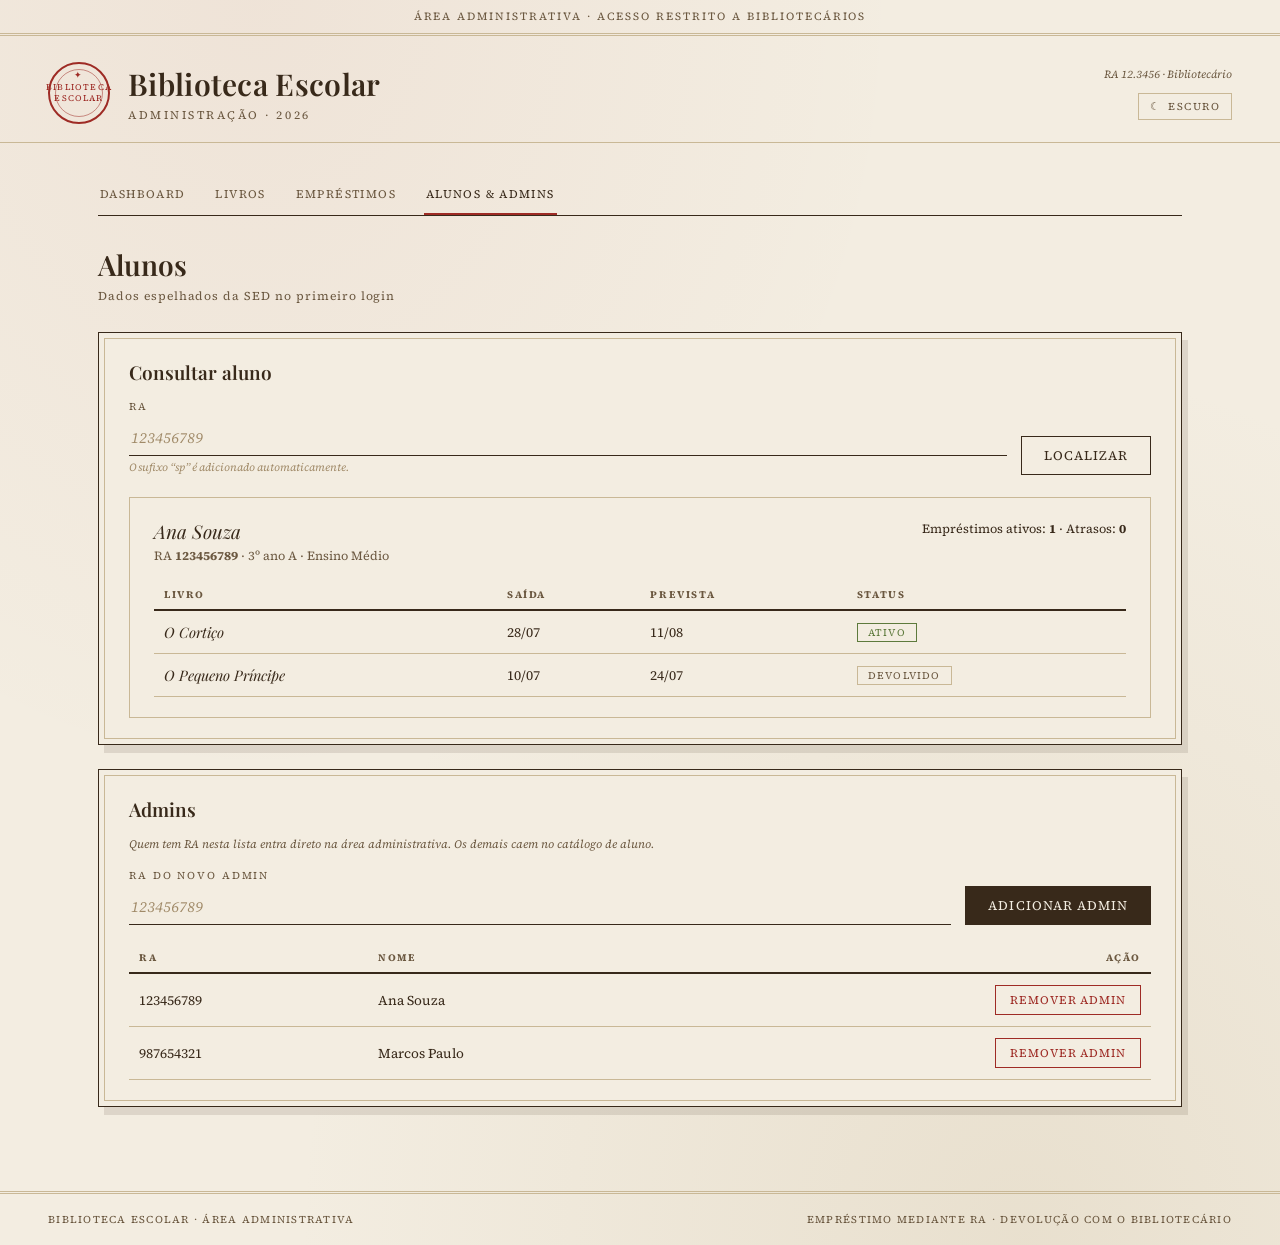
<file: prototipos/10-admin-alunos.html>
<!DOCTYPE html>
<html lang="pt-BR">
<head>
<meta charset="UTF-8">
<meta name="viewport" content="width=device-width, initial-scale=1.0">
<title>Biblioteca Escolar — Alunos &amp; Admins</title>
<link rel="preconnect" href="https://fonts.googleapis.com">
<link href="https://fonts.googleapis.com/css2?family=Playfair+Display:ital,wght@0,400;0,600;0,700;1,400;1,600&family=Source+Serif+4:ital,opsz,wght@0,8..60,400;0,8..60,600;1,8..60,400&display=swap" rel="stylesheet">
<link rel="stylesheet" href="estilo.css">
<script src="tema.js"></script>
</head>
<body>

<div class="ribbon">Área administrativa · Acesso restrito a bibliotecários</div>

<header>
  <div class="brand">
    <div class="stamp">Biblioteca<br>Escolar</div>
    <div>
      <h1>Biblioteca Escolar</h1>
      <div class="sub">Administração · 2026</div>
    </div>
  </div>
  <div class="regno">
    RA 12.3456 · Bibliotecário<br>
    <button class="theme-toggle" onclick="biblioToggleTema()" aria-label="Alternar modo claro/escuro"><span id="themeIcon">☾</span> <span id="themeLabel">Escuro</span></button>
  </div>
</header>

<div class="wrap">
  <nav class="tabs">
    <a href="07-admin-dashboard.html">Dashboard</a>
    <a href="08-admin-livros.html">Livros</a>
    <a href="09-admin-emprestimos.html">Empréstimos</a>
    <a class="on" href="10-admin-alunos.html">Alunos &amp; Admins</a>
  </nav>

  <div class="page-head">
    <div>
      <h2>Alunos</h2>
      <div class="sub">Dados espelhados da SED no primeiro login</div>
    </div>
  </div>

  <div class="card">
    <h3>Consultar aluno</h3>
    <div style="display:flex;gap:14px;flex-wrap:wrap;align-items:flex-end">
      <div class="field" style="flex:1;min-width:220px;margin-bottom:0">
        <label for="ra">RA</label>
        <input id="ra" placeholder="123456789">
        <div class="hint">O sufixo “sp” é adicionado automaticamente.</div>
      </div>
      <button class="btn">Localizar</button>
    </div>

    <div style="margin-top:22px;border:1px solid var(--rule);padding:20px 24px">
      <div style="display:flex;justify-content:space-between;flex-wrap:wrap;gap:10px">
        <div>
          <div style="font-family:var(--serif);font-style:italic;font-size:19px">Ana Souza</div>
          <div style="font-size:12.5px;color:var(--ink-soft);margin-top:3px">RA <b>123456789</b> · 3º ano A · Ensino Médio</div>
        </div>
        <div style="text-align:right;font-size:12.5px;line-height:1.8">
          Empréstimos ativos: <b>1</b> · Atrasos: <b>0</b>
        </div>
      </div>
      <div class="table-wrap" style="margin-top:16px">
        <table class="table">
          <thead>
            <tr><th>Livro</th><th>Saída</th><th>Prevista</th><th>Status</th></tr>
          </thead>
          <tbody>
            <tr><td class="t-title">O Cortiço</td><td>28/07</td><td>11/08</td><td><span class="badge ativo">Ativo</span></td></tr>
            <tr><td class="t-title">O Pequeno Príncipe</td><td>10/07</td><td>24/07</td><td><span class="badge devolvido">Devolvido</span></td></tr>
          </tbody>
        </table>
      </div>
    </div>
  </div>

  <div class="card">
    <h3>Admins</h3>
    <p class="hint" style="margin-bottom:16px">
      Quem tem RA nesta lista entra direto na área administrativa. Os demais caem no catálogo de aluno.
    </p>
    <div style="display:flex;gap:14px;flex-wrap:wrap;align-items:flex-end;margin-bottom:18px">
      <div class="field" style="flex:1;min-width:220px;margin-bottom:0">
        <label for="raAdmin">RA do novo admin</label>
        <input id="raAdmin" placeholder="123456789">
      </div>
      <button class="btn primary">Adicionar admin</button>
    </div>
    <div class="table-wrap">
      <table class="table">
        <thead>
          <tr><th>RA</th><th>Nome</th><th style="text-align:right">Ação</th></tr>
        </thead>
        <tbody>
          <tr><td>123456789</td><td>Ana Souza</td><td style="text-align:right"><button class="btn sm danger">Remover admin</button></td></tr>
          <tr><td>987654321</td><td>Marcos Paulo</td><td style="text-align:right"><button class="btn sm danger">Remover admin</button></td></tr>
        </tbody>
      </table>
    </div>
  </div>
</div>

<footer>
  <span>Biblioteca Escolar · Área administrativa</span>
  <span>Empréstimo mediante RA · Devolução com o bibliotecário</span>
</footer>

</body>
</html>
</file>
<file: prototipos/estilo.css>
/* ============================================================
   Biblioteca Escolar — Design System "Catálogo Clássico"
   Tema claro + escuro. Todas as páginas usam este arquivo.
   ============================================================ */
:root{
  --paper:#f3ede1;
  --paper-2:#ece4d3;
  --ink:#38291a;
  --ink-soft:#6b5840;
  --stamp:#9e2b25;
  --rule:#c9b896;
  --ok:#5d7a3c;
  --warn:#b3541e;
  --serif:'Playfair Display', Georgia, 'Times New Roman', serif;
  --body:'Source Serif 4', Georgia, serif;
}
:root[data-theme="dark"]{
  --paper:#201a13;
  --paper-2:#2b2217;
  --ink:#e9dcc2;
  --ink-soft:#ab9370;
  --stamp:#d8504a;
  --rule:#4c3b26;
  --ok:#8fb96a;
  --warn:#e0854a;
}
*{margin:0;padding:0;box-sizing:border-box}
body{
  background:
    radial-gradient(ellipse at 20% 0%, rgba(158,43,37,0.05), transparent 45%),
    radial-gradient(ellipse at 80% 100%, rgba(201,184,150,0.25), transparent 50%),
    var(--paper);
  color:var(--ink);
  font-family:var(--body);
  min-height:100vh;
  display:flex;flex-direction:column;
  transition:background-color .3s ease, color .3s ease;
}
:root[data-theme="dark"] body{
  background:
    radial-gradient(ellipse at 20% 0%, rgba(216,80,74,.07), transparent 45%),
    radial-gradient(ellipse at 80% 100%, rgba(76,59,38,.5), transparent 55%),
    var(--paper);
}
/* ===== top ribbon ===== */
.ribbon{
  border-bottom:3px double var(--rule);
  font-size:11px;letter-spacing:.18em;text-transform:uppercase;
  color:var(--ink-soft);text-align:center;padding:9px 0;
}
/* ===== header ===== */
header{
  display:flex;align-items:center;justify-content:space-between;
  padding:26px 48px 18px;gap:24px;
  border-bottom:1px solid var(--rule);
}
.brand{display:flex;align-items:center;gap:18px}
.stamp{
  width:62px;height:62px;border-radius:50%;
  border:2px solid var(--stamp);color:var(--stamp);
  display:flex;align-items:center;justify-content:center;
  text-align:center;font-size:8.5px;letter-spacing:.14em;line-height:1.35;
  text-transform:uppercase;position:relative;flex-shrink:0;
}
.stamp::before{content:"✦";position:absolute;top:5px;font-size:9px;}
.stamp::after{content:"";position:absolute;inset:5px;border:1px solid rgba(158,43,37,.5);border-radius:50%;}
.brand h1{font-family:var(--serif);font-weight:600;font-size:30px;letter-spacing:.01em;}
.brand .sub{font-size:11.5px;letter-spacing:.22em;text-transform:uppercase;color:var(--ink-soft);margin-top:3px;}
.regno{text-align:right;font-size:11px;color:var(--ink-soft);line-height:1.7;font-style:italic;}
.theme-toggle{
  display:inline-flex;align-items:center;gap:7px;
  background:transparent;border:1px solid var(--rule);color:var(--ink-soft);
  font-family:var(--body);font-size:10.5px;letter-spacing:.14em;text-transform:uppercase;
  font-style:normal;padding:5px 11px;cursor:pointer;margin-top:9px;transition:all .18s;
}
.theme-toggle:hover{border-color:var(--ink);color:var(--ink)}
/* ===== layout ===== */
.wrap{flex:1;width:100%;max-width:1180px;margin:0 auto;padding:34px 48px 60px}
.breadcrumb{font-size:12px;color:var(--ink-soft);margin-bottom:18px;letter-spacing:.04em}
.breadcrumb a{color:var(--ink-soft);text-decoration:none;border-bottom:1px dotted var(--rule)}
.breadcrumb a:hover{color:var(--ink)}
.page-head{display:flex;align-items:flex-end;justify-content:space-between;gap:20px;margin-bottom:28px;flex-wrap:wrap}
.page-head h2{font-family:var(--serif);font-weight:600;font-size:28px}
.page-head .sub{font-size:12px;color:var(--ink-soft);letter-spacing:.08em;margin-top:5px}
.page-head .right{text-align:right;font-size:12px;color:var(--ink-soft);line-height:1.7}
/* ===== buttons ===== */
.btn{
  display:inline-block;text-align:center;text-decoration:none;cursor:pointer;
  border:1px solid var(--ink);background:transparent;color:var(--ink);
  font-family:var(--body);font-size:13px;letter-spacing:.08em;text-transform:uppercase;
  padding:10px 22px;transition:all .18s;
}
.btn:hover{background:var(--ink);color:var(--paper)}
.btn.primary{background:var(--ink);color:var(--paper)}
.btn.primary:hover{background:var(--stamp);border-color:var(--stamp)}
.btn.stamp{background:transparent;color:var(--stamp);border-color:var(--stamp)}
.btn.stamp:hover{background:var(--stamp);color:var(--paper)}
.btn.danger{color:var(--stamp);border-color:var(--stamp)}
.btn.danger:hover{background:var(--stamp);color:var(--paper)}
.btn:disabled{opacity:.45;cursor:default;pointer-events:none}
.btn.sm{padding:6px 14px;font-size:11.5px}
/* ===== card / ficha ===== */
.card{
  background:var(--paper);border:1px solid var(--ink);
  box-shadow:6px 8px 0 rgba(56,41,26,.12);
  padding:26px 30px;position:relative;margin-bottom:24px;
}
.card::before{
  content:"";position:absolute;top:5px;left:5px;right:5px;bottom:5px;
  border:1px solid var(--rule);pointer-events:none;
}
:root[data-theme="dark"] .card{box-shadow:6px 8px 0 rgba(0,0,0,.35)}
.card h3{font-family:var(--serif);font-weight:600;font-size:19px;margin-bottom:14px}
.card .hint{font-size:11.5px;color:var(--ink-soft);font-style:italic}
/* ===== tags & badges ===== */
.tag{
  display:inline-block;font-size:9.5px;letter-spacing:.14em;text-transform:uppercase;
  border:1px solid var(--rule);color:var(--ink-soft);padding:2px 9px;
}
.badge{
  display:inline-block;font-size:10px;letter-spacing:.12em;text-transform:uppercase;
  padding:2px 10px;border:1px solid var(--rule);color:var(--ink-soft);
}
.badge.ativo{color:var(--ok);border-color:var(--ok)}
.badge.atrasado{color:var(--stamp);border-color:var(--stamp)}
.badge.devolvido{color:var(--ink-soft);border-color:var(--rule)}
/* ===== cover (capa de livro) ===== */
.cover{
  position:relative;aspect-ratio:2/3;flex-shrink:0;
  background:
    linear-gradient(160deg, rgba(255,255,255,.12), transparent 38%),
    var(--c,#7a4a2b);
  border:1px solid rgba(0,0,0,.35);
  box-shadow:3px 4px 10px rgba(56,41,26,.28), inset 0 0 0 4px rgba(0,0,0,.14);
  display:flex;flex-direction:column;align-items:center;justify-content:space-between;
  padding:12px 10px 10px;text-align:center;color:#f4ead6;cursor:pointer;
  transition:transform .22s ease, box-shadow .22s ease;
}
.cover::before{content:"";position:absolute;left:6px;top:6px;bottom:6px;width:1px;background:rgba(244,234,214,.35)}
.cover:hover{transform:rotate(-1.6deg) translateY(-3px);box-shadow:5px 9px 18px rgba(56,41,26,.35), inset 0 0 0 4px rgba(0,0,0,.14)}
:root[data-theme="dark"] .cover{box-shadow:4px 5px 14px rgba(0,0,0,.55), inset 0 0 0 4px rgba(0,0,0,.2)}
.cover.sm{width:52px;padding:6px 4px;pointer-events:none}
.cover.sm::before{left:4px;top:4px;bottom:4px}
.cover.sm .t{font-family:var(--serif);font-size:7px;line-height:1.15;font-weight:600}
.cover.sm .a{font-size:5.5px;letter-spacing:.08em;text-transform:uppercase;opacity:.85}
.cover.lg{width:240px;padding:26px 18px 20px}
.cover.lg .orn{font-size:13px;opacity:.8;letter-spacing:.3em}
.cover.lg .t{font-family:var(--serif);font-size:21px;line-height:1.22;font-weight:600;text-shadow:0 1px 2px rgba(0,0,0,.4)}
.cover.lg .a{font-size:11px;letter-spacing:.12em;text-transform:uppercase;opacity:.85}
/* ===== forms ===== */
.field{margin-bottom:16px}
.field label{
  display:block;font-size:10.5px;letter-spacing:.18em;text-transform:uppercase;
  color:var(--ink-soft);margin-bottom:6px;
}
.field input,.field select,.field textarea{
  width:100%;background:transparent;border:none;border-bottom:1px solid var(--ink);
  padding:7px 2px;font-family:var(--body);font-size:15px;color:var(--ink);
  outline:none;transition:border-color .15s;
}
.field select{appearance:none;border:1px solid var(--rule);padding:8px 10px;background:transparent;cursor:pointer}
.field textarea{border:1px solid var(--rule);padding:9px 10px;resize:vertical;line-height:1.5;font-size:14px}
.field input:focus,.field textarea:focus{border-color:var(--stamp)}
.field input::placeholder{color:#a08a68;font-style:italic}
:root[data-theme="dark"] .field input::placeholder{color:#6f5c41}
.field .hint{font-size:11px;color:#a08a68;font-style:italic;margin-top:4px}
:root[data-theme="dark"] .field .hint{color:#7d6a4c}
.form-grid{display:grid;grid-template-columns:1fr 1fr;gap:0 26px}
.form-grid .full{grid-column:1/-1}
/* ===== table ===== */
.table-wrap{overflow-x:auto}
.table{width:100%;border-collapse:collapse}
.table th{
  font-size:10px;letter-spacing:.16em;text-transform:uppercase;color:var(--ink-soft);
  text-align:left;padding:8px 10px;border-bottom:2px solid var(--ink);
}
.table td{padding:11px 10px;border-bottom:1px solid var(--rule);font-size:13.5px;vertical-align:middle}
.table tr:hover td{background:rgba(201,184,150,.14)}
:root[data-theme="dark"] .table tr:hover td{background:rgba(76,59,38,.3)}
.table .t-title{font-family:var(--serif);font-style:italic;font-size:14.5px}
.table .actions{display:flex;gap:8px;justify-content:flex-end}
/* ===== tabs (admin) ===== */
.tabs{display:flex;gap:26px;border-bottom:1px solid var(--ink);margin-bottom:30px;flex-wrap:wrap}
.tabs a{
  font-size:11.5px;letter-spacing:.12em;text-transform:uppercase;color:var(--ink-soft);
  text-decoration:none;padding:9px 2px 11px;border-bottom:2px solid transparent;transition:all .15s;
}
.tabs a:hover{color:var(--ink)}
.tabs a.on{color:var(--ink);border-bottom-color:var(--stamp)}
/* ===== dashboard stats ===== */
.stat-grid{display:grid;grid-template-columns:repeat(auto-fit,minmax(170px,1fr));gap:18px;margin-bottom:28px}
.stat{
  background:var(--paper);border:1px solid var(--ink);
  box-shadow:4px 5px 0 rgba(56,41,26,.12);padding:18px 20px;text-align:center;position:relative;
}
.stat::before{content:"";position:absolute;top:4px;left:4px;right:4px;bottom:4px;border:1px solid var(--rule);pointer-events:none}
:root[data-theme="dark"] .stat{box-shadow:4px 5px 0 rgba(0,0,0,.35)}
.stat .n{font-family:var(--serif);font-weight:600;font-size:34px;line-height:1}
.stat .l{font-size:10px;letter-spacing:.16em;text-transform:uppercase;color:var(--ink-soft);margin-top:7px}
.stat.warn .n{color:var(--stamp)}
.stat.ok .n{color:var(--ok)}
/* ===== listas de empréstimo ===== */
.list-item{
  display:flex;align-items:center;gap:18px;
  padding:16px 4px;border-bottom:1px solid var(--rule);
}
.list-item:last-child{border-bottom:none}
.list-item .info{flex:1;min-width:0}
.list-item .info .t{font-family:var(--serif);font-size:16px;font-style:italic}
.list-item .info .a{font-size:12px;color:var(--ink-soft);margin-top:1px}
.list-item .info .d{font-size:12px;color:var(--ink-soft);margin-top:4px;line-height:1.5}
.list-item .info .d b{font-weight:600;color:var(--ink)}
/* ===== back link ===== */
.back{
  display:inline-block;margin:0 0 26px;
  font-size:12px;letter-spacing:.1em;text-transform:uppercase;color:var(--ink-soft);
  text-decoration:none;
}
.back:hover{color:var(--ink)}
/* ===== footer ===== */
footer{
  border-top:3px double var(--rule);padding:18px 48px;display:flex;
  justify-content:space-between;font-size:10.5px;letter-spacing:.12em;
  text-transform:uppercase;color:var(--ink-soft);gap:12px;flex-wrap:wrap;
}
/* ===== responsivo ===== */
@media (max-width:760px){
  header{padding:20px 20px 14px;flex-wrap:wrap}
  .wrap{padding:26px 20px 44px}
  .form-grid{grid-template-columns:1fr}
  .cover.lg{width:180px}
  .page-head{flex-direction:column;align-items:flex-start}
}
</file>
